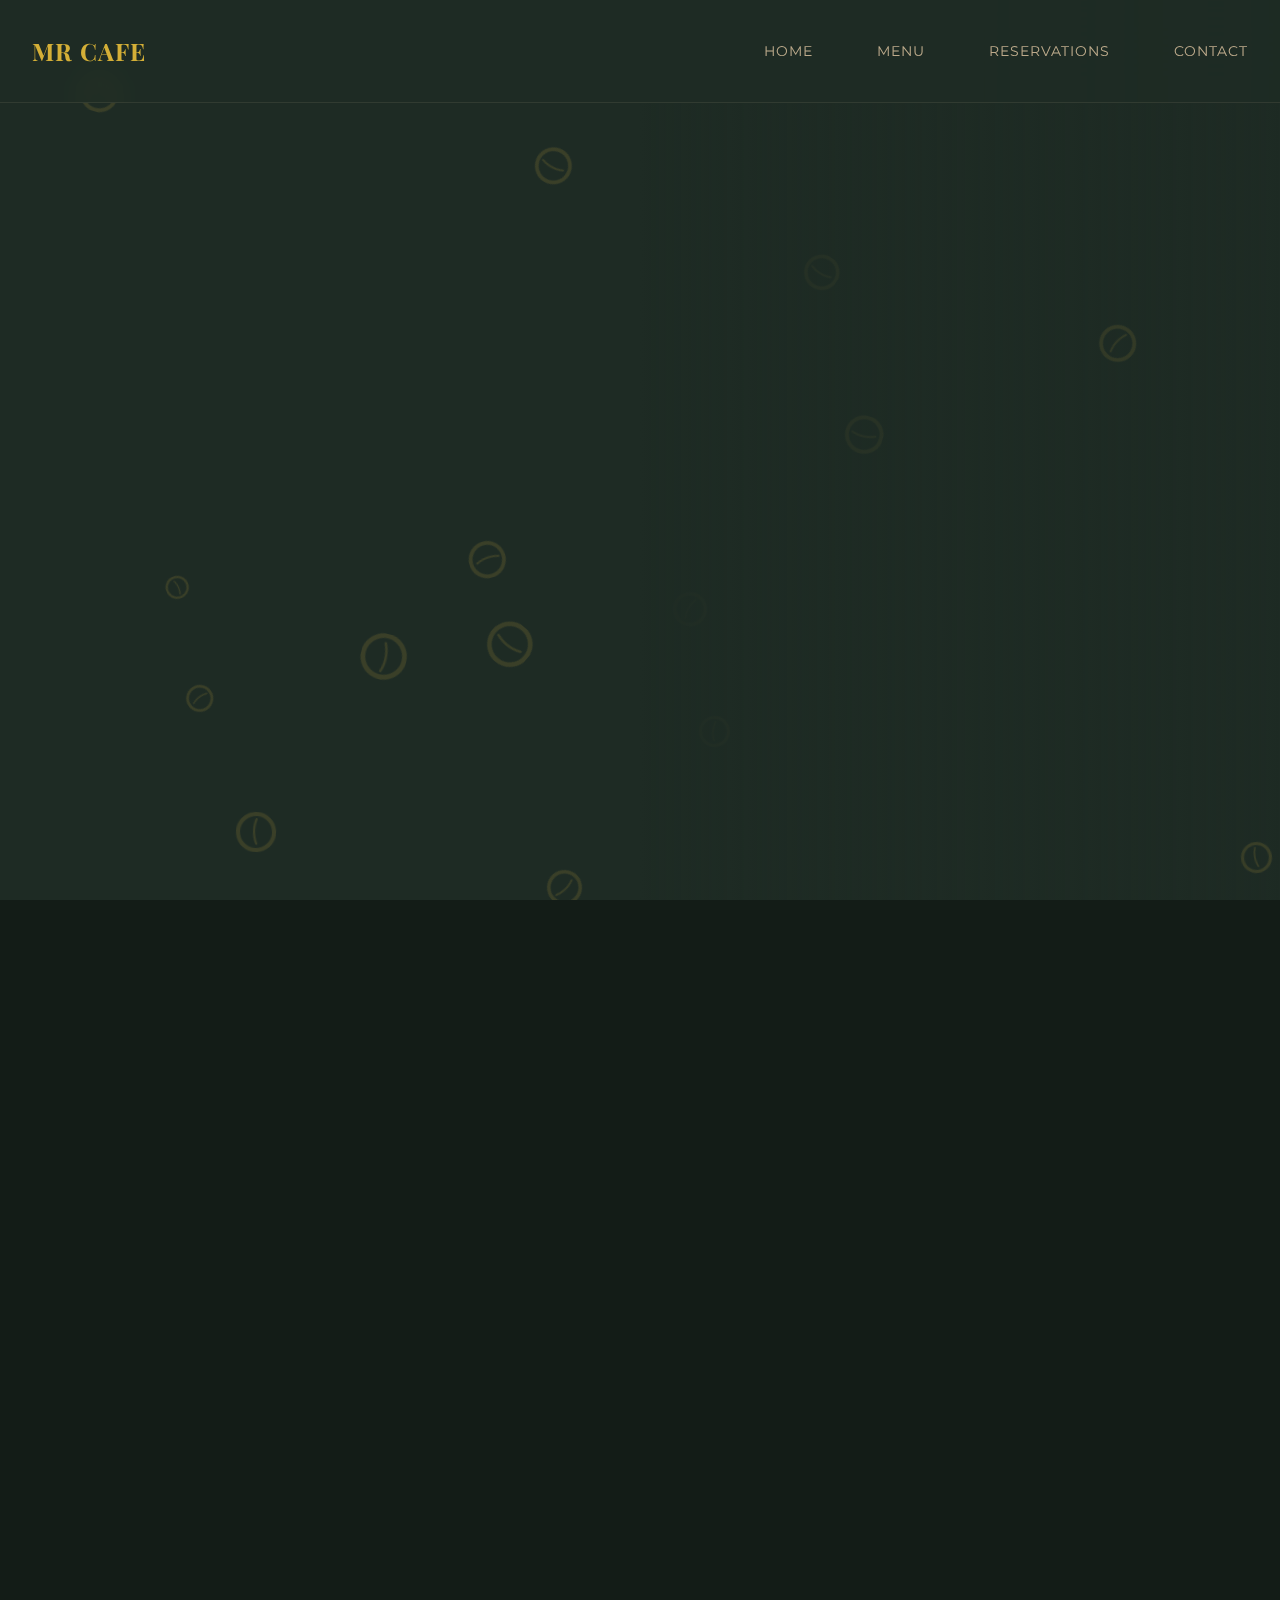
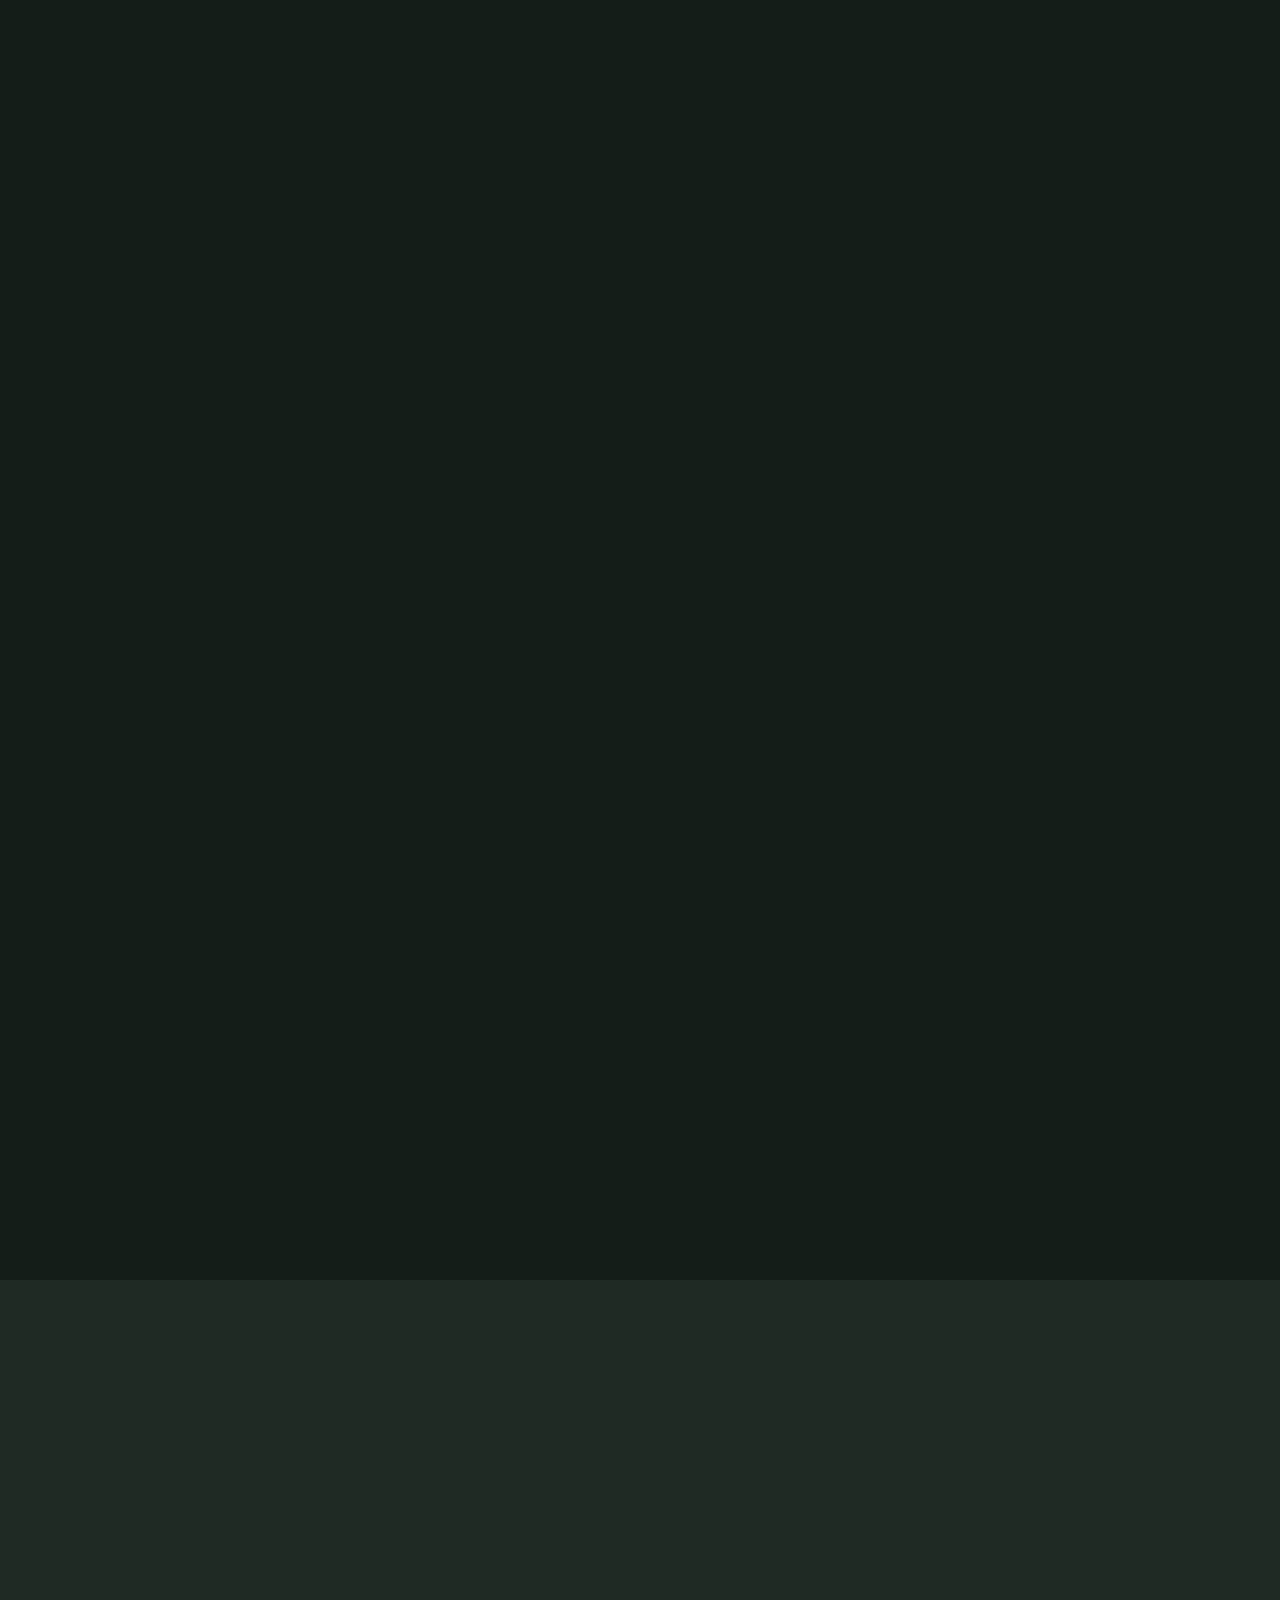
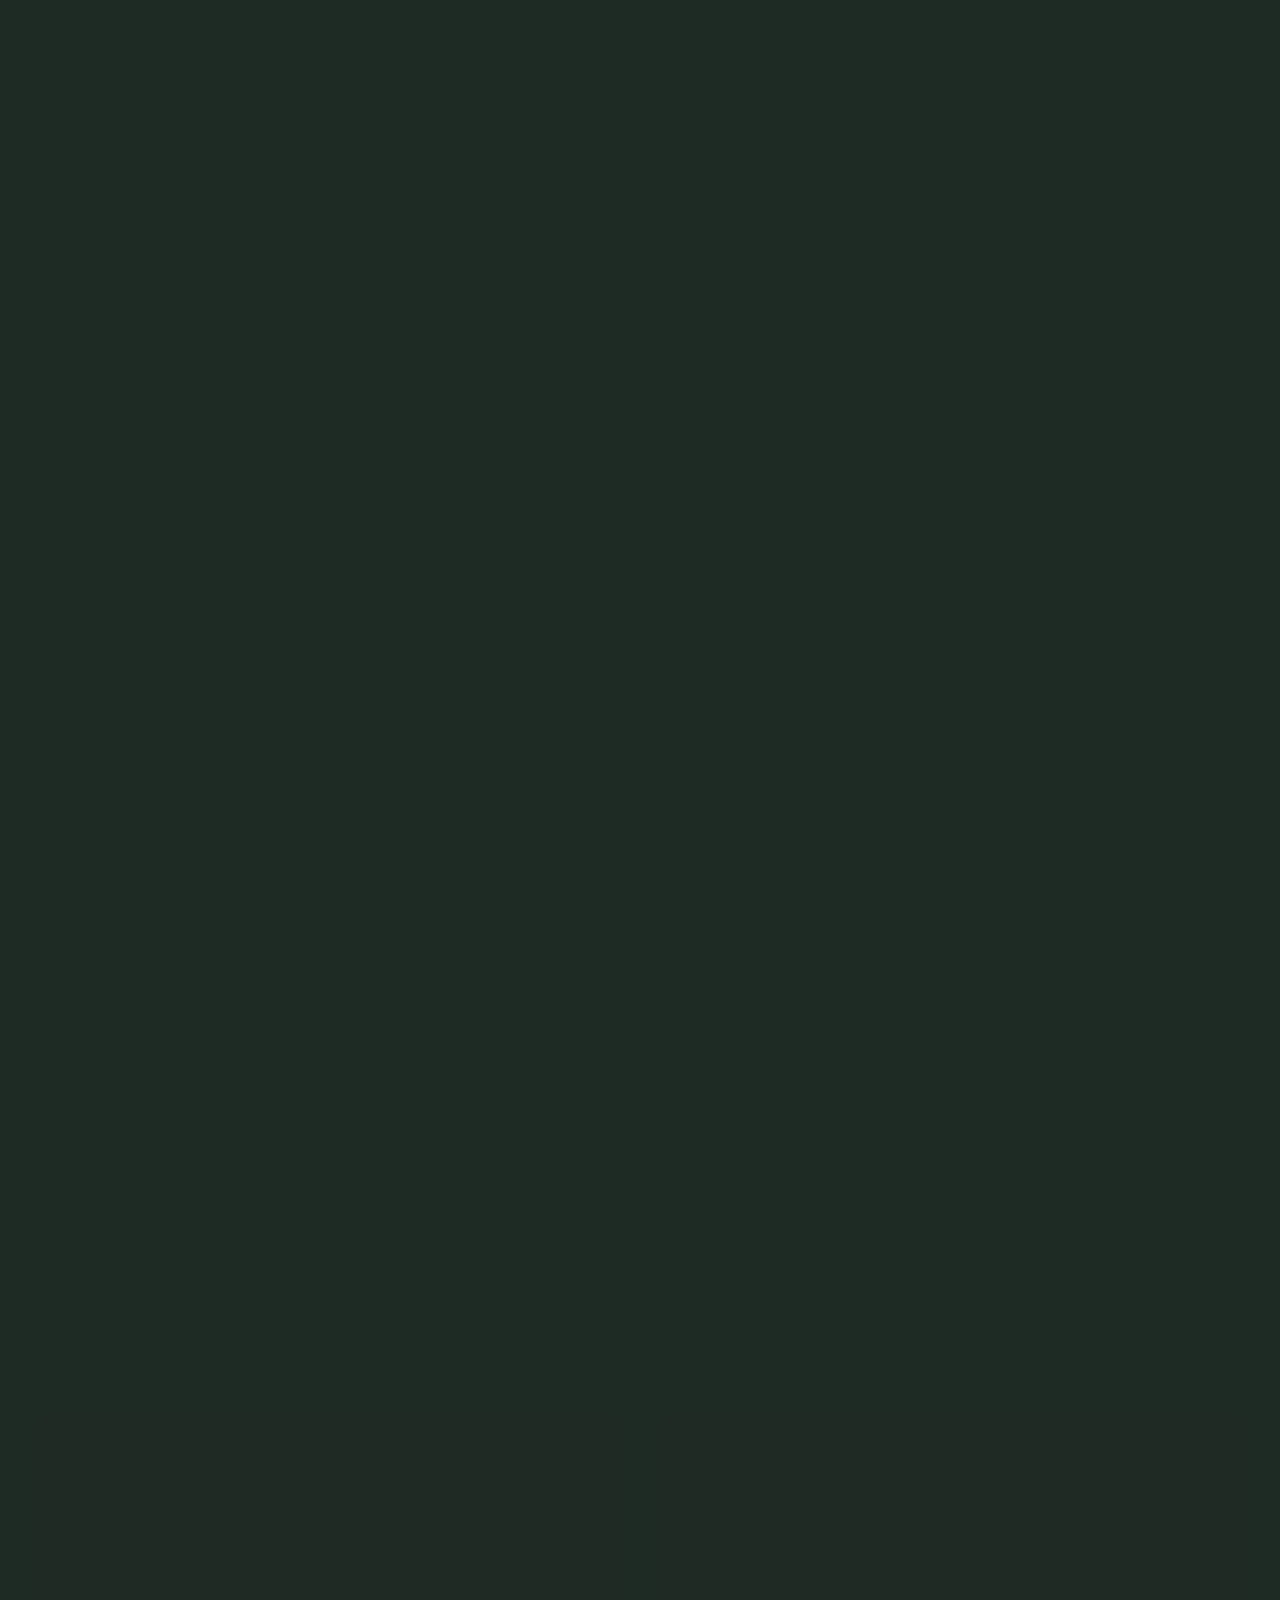
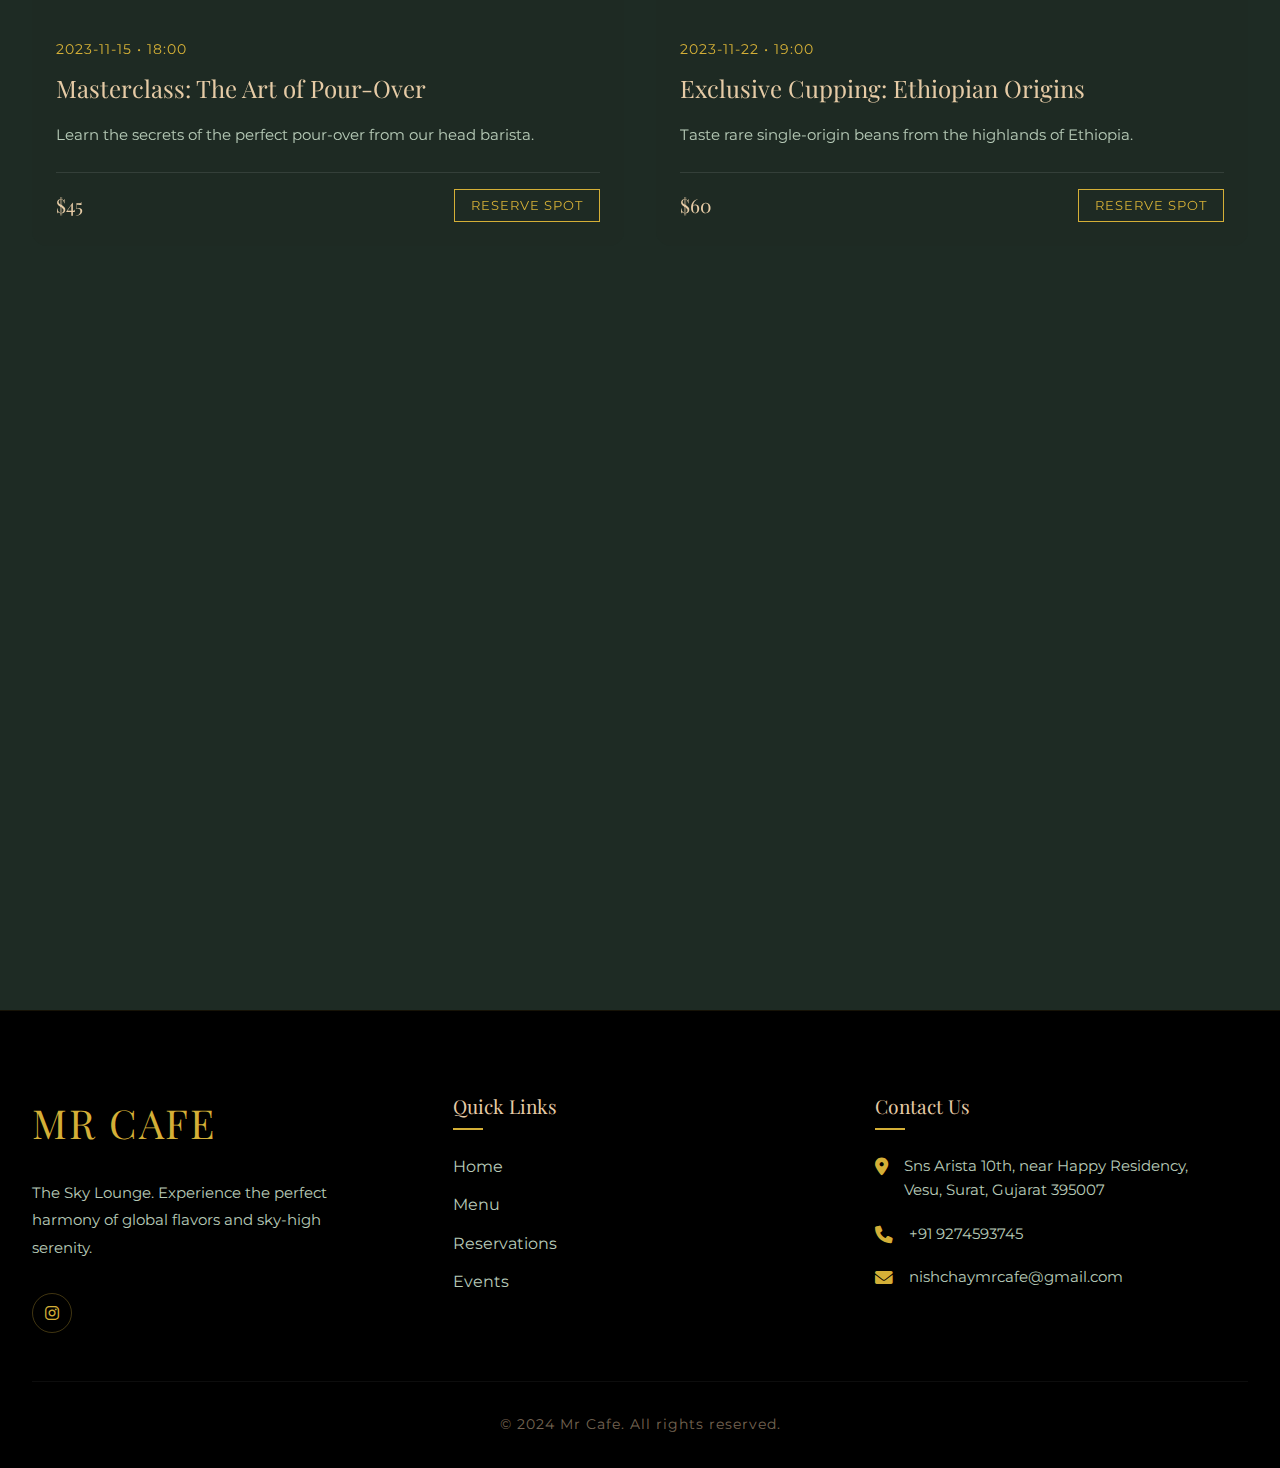
<file: index.html>
<!DOCTYPE html>
<html lang="en">

<head>
    <meta charset="UTF-8">
    <meta name="viewport" content="width=device-width, initial-scale=1.0">
    <title>Mr Cafe | The Sky Lounge</title>

    <!-- SEO Meta Tags -->
    <meta name="description"
        content="Experience Mr Cafe (The Sky Lounge), a premium multicuisine restaurant offering artisanal coffee, global flavors, and a sanctuary for the senses in Surat.">
    <meta name="keywords"
        content="Mr Cafe, The Sky Lounge, multicuisine restaurant, fine dining, Surat cafe, Vesu restaurant, premium dining, rooftop cafe">
    <meta name="author" content="Mr Cafe">

    <!-- Open Graph / Social Media -->
    <meta property="og:title" content="Mr Cafe | The Sky Lounge">
    <meta property="og:description"
        content="A sanctuary for the senses. Experience multicuisine dining in a luxurious sky lounge setting.">
    <meta property="og:image" content="media/cappuccicno.jpg">
    <meta property="og:url" content="https://mrcafe-skylounge.com">
    <meta property="og:type" content="website">

    <link rel="manifest" href="manifest.json">
    <link rel="stylesheet" href="css/style.css">
    <link rel="stylesheet" href="https://cdnjs.cloudflare.com/ajax/libs/font-awesome/6.0.0/css/all.min.css">
</head>

<body>

    <!-- Navigation -->
    <nav class="navbar">
        <div class="container nav-container">
            <a href="#" class="logo">MR CAFE</a>
            <div class="nav-links">
                <a href="#home" class="nav-link">Home</a>
                <a href="#menu" class="nav-link">Menu</a>
                <a href="#reservation" class="nav-link">Reservations</a>
                <a href="#contact" class="nav-link">Contact</a>
            </div>
        </div>
    </nav>

    <!-- Hero Section -->
    <section id="home" class="hero">
        <div class="hero-content container">
            <span class="hero-subtitle animate-fade-up delay-1">The Sky Lounge</span>
            <h1 class="hero-title animate-fade-up delay-2">
                Multicuisine <span class="text-gold">Restaurant</span>
            </h1>
            <p class="hero-desc animate-fade-up delay-3">
                Experience the perfect harmony of global flavors and sky-high serenity.
                A sanctuary for the senses in the heart of Vesu, Surat.
            </p>
            <a href="#reservation" class="btn btn-primary animate-fade-up delay-3">Reserve a Table</a>
        </div>
        <div class="hero-visual"></div>
    </section>

    <!-- Menu Section -->
    <section id="menu" class="section-padding menu-section">
        <div class="container">
            <div class="section-header text-center reveal-on-scroll">
                <span class="section-subtitle">Curated Selection</span>
                <h2 class="section-title">Signature Menu</h2>
                <p style="color: var(--color-text-muted); max-width: 600px; margin: 0 auto;">
                    Sourced from the finest ingredients, crafted with passion, and served with elegance.
                </p>
            </div>

            <div class="menu-grid" id="menu-container">
                <!-- Menu items will be injected here by JS -->
                <div class="menu-item reveal-on-scroll">
                    <div class="menu-item-header">
                        <h3 class="menu-item-name">Loading Menu...</h3>
                    </div>
                    <p class="menu-item-desc">Connecting to our kitchen...</p>
                </div>
            </div>
        </div>
    </section>

    <!-- Reservation Section -->
    <section id="reservation" class="section-padding reservation-section">
        <div class="reservation-overlay"></div>
        <div class="container">
            <div class="reservation-container reveal-on-scroll">
                <div class="section-header text-center">
                    <span class="section-subtitle">Join Us</span>
                    <h2 class="section-title">Book a Table</h2>
                </div>

                <form id="reservation-form">
                    <div class="form-row">
                        <div class="form-group">
                            <input type="text" class="form-control" name="name" placeholder="Your Name" required>
                        </div>
                        <div class="form-group">
                            <input type="email" class="form-control" name="email" placeholder="Email Address" required>
                        </div>
                    </div>
                    <div class="form-row">
                        <div class="form-group">
                            <input type="tel" class="form-control" name="phone" placeholder="Phone Number" required
                                pattern="[0-9+\-\s()]{10,}">
                        </div>
                        <div class="form-group">
                            <input type="number" class="form-control" name="guests" placeholder="Number of Guests"
                                min="1" max="10" required>
                        </div>
                    </div>
                    <div class="form-row">
                        <div class="form-group">
                            <input type="date" class="form-control" name="date" required>
                        </div>
                        <div class="form-group">
                            <input type="time" class="form-control" name="time" required>
                        </div>
                    </div>
                    <div class="text-center">
                        <button type="submit" class="btn btn-primary">Confirm Reservation</button>
                    </div>
                    <div id="form-status" class="text-center" style="margin-top: 20px; color: var(--color-gold);"></div>
                </form>
            </div>
        </div>
    </section>

    <!-- Gallery Section -->
    <section id="gallery" class="section-padding gallery-section">
        <div class="container">
            <div class="section-header text-center reveal-on-scroll">
                <span class="section-subtitle">Visual Journey</span>
                <h2 class="section-title">Culinary Moments</h2>
            </div>
            <div class="gallery-grid">
                <div class="gallery-item reveal-on-scroll" onclick="openLightbox(this)">
                    <img src="media/latte.jpg" alt="Latte Art">
                    <div class="gallery-overlay"><i class="fas fa-search-plus"></i></div>
                </div>
                <div class="gallery-item reveal-on-scroll" onclick="openLightbox(this)">
                    <img src="media/pasta.jpg" alt="Delicious Pasta">
                    <div class="gallery-overlay"><i class="fas fa-search-plus"></i></div>
                </div>
                <div class="gallery-item reveal-on-scroll" onclick="openLightbox(this)">
                    <img src="media/ravioli.jpg" alt="Gourmet Ravioli">
                    <div class="gallery-overlay"><i class="fas fa-search-plus"></i></div>
                </div>
                <div class="gallery-item reveal-on-scroll" onclick="openLightbox(this)">
                    <img src="media/burrito wrap.jpg" alt="Burrito Wrap">
                    <div class="gallery-overlay"><i class="fas fa-search-plus"></i></div>
                </div>
            </div>
        </div>
    </section>

    <!-- Reviews Section -->
    <section id="reviews" class="section-padding reviews-section">
        <div class="container">
            <div class="section-header text-center reveal-on-scroll">
                <span class="section-subtitle">Testimonials</span>
                <h2 class="section-title">Guest Stories</h2>
            </div>
            <div class="reviews-carousel-container reveal-on-scroll">
                <div class="reviews-track" id="reviews-track">
                    <div class="review-card">
                        <p class="review-text">"Loading stories..."</p>
                    </div>
                </div>
            </div>
        </div>
    </section>

    <!-- Curated Experiences (Events) -->
    <section id="events" class="section-padding" style="background-color: var(--color-bg-dark);">
        <div class="container">
            <div class="section-header text-center reveal-on-scroll">
                <span class="section-subtitle">Exclusive Gatherings</span>
                <h2 class="section-title">Curated Experiences</h2>
            </div>
            <div id="events-grid" class="events-grid">
                <div class="loading-spinner"></div>
            </div>
        </div>
    </section>

    <!-- The Reserve Society (VIP Club) -->
    <section id="vip" class="section-padding vip-section reveal-on-scroll">
        <div class="container vip-container">
            <div class="vip-content">
                <h2 class="vip-title">Mr Cafe Club</h2>
                <p class="vip-text">Unlock exclusive access to private events, priority reservations, and special
                    tastings.
                    Membership is complimentary, but limited.</p>
                <form id="vip-form" class="vip-form">
                    <input type="text" placeholder="Your Name" required class="vip-input">
                    <input type="email" placeholder="Email Address" required class="vip-input">
                    <button type="submit" class="btn-gold">Request Invitation</button>
                </form>
            </div>
        </div>
    </section>

    <!-- Lightbox Modal -->
    <div id="lightbox" class="lightbox">
        <span class="close-lightbox" onclick="closeLightbox()">&times;</span>
        <img class="lightbox-content" id="lightbox-img">
    </div>

    <!-- Footer -->
    <footer id="contact" class="footer">
        <div class="container">
            <div class="footer-grid">
                <!-- Brand Column -->
                <div class="footer-col">
                    <div class="footer-logo">MR CAFE</div>
                    <p class="footer-desc">The Sky Lounge. Experience the perfect harmony of global flavors and
                        sky-high serenity.</p>
                    <div class="social-links">
                        <a href="https://www.instagram.com/mrcafeskylounge/?hl=en" target="_blank"
                            class="social-link"><i class="fab fa-instagram"></i></a>
                    </div>
                </div>

                <!-- Quick Links -->
                <div class="footer-col">
                    <h4 class="footer-heading">Quick Links</h4>
                    <ul class="footer-links">
                        <li><a href="#home">Home</a></li>
                        <li><a href="#menu">Menu</a></li>
                        <li><a href="#reservation">Reservations</a></li>
                        <li><a href="#events">Events</a></li>
                    </ul>
                </div>

                <!-- Contact Info -->
                <div class="footer-col">
                    <h4 class="footer-heading">Contact Us</h4>
                    <ul class="footer-contact">
                        <li>
                            <i class="fas fa-map-marker-alt"></i>
                            <span>Sns Arista 10th, near Happy Residency,<br>Vesu, Surat, Gujarat 395007</span>
                        </li>
                        <li>
                            <i class="fas fa-phone"></i>
                            <span>+91 9274593745</span>
                        </li>
                        <li>
                            <i class="fas fa-envelope"></i>
                            <span>nishchaymrcafe@gmail.com</span>
                        </li>
                    </ul>
                </div>
            </div>

            <div class="footer-bottom">
                <div class="copyright">
                    &copy; 2024 Mr Cafe. All rights reserved.
                </div>
            </div>
        </div>
    </footer>

    <!-- Configuration (must load first) -->
    <script src="js/config.js"></script>
    <script src="js/api.js"></script>
    <script src="js/app.js"></script>

    <script>
        if ('serviceWorker' in navigator) {
            window.addEventListener('load', () => {
                navigator.serviceWorker.register('./service-worker.js')
                    .then(registration => {
                        console.log('ServiceWorker registration successful with scope: ', registration.scope);
                    })
                    .catch(err => {
                        console.log('ServiceWorker registration failed: ', err);
                    });
            });
        }
    </script>
</body>

</html>
</file>
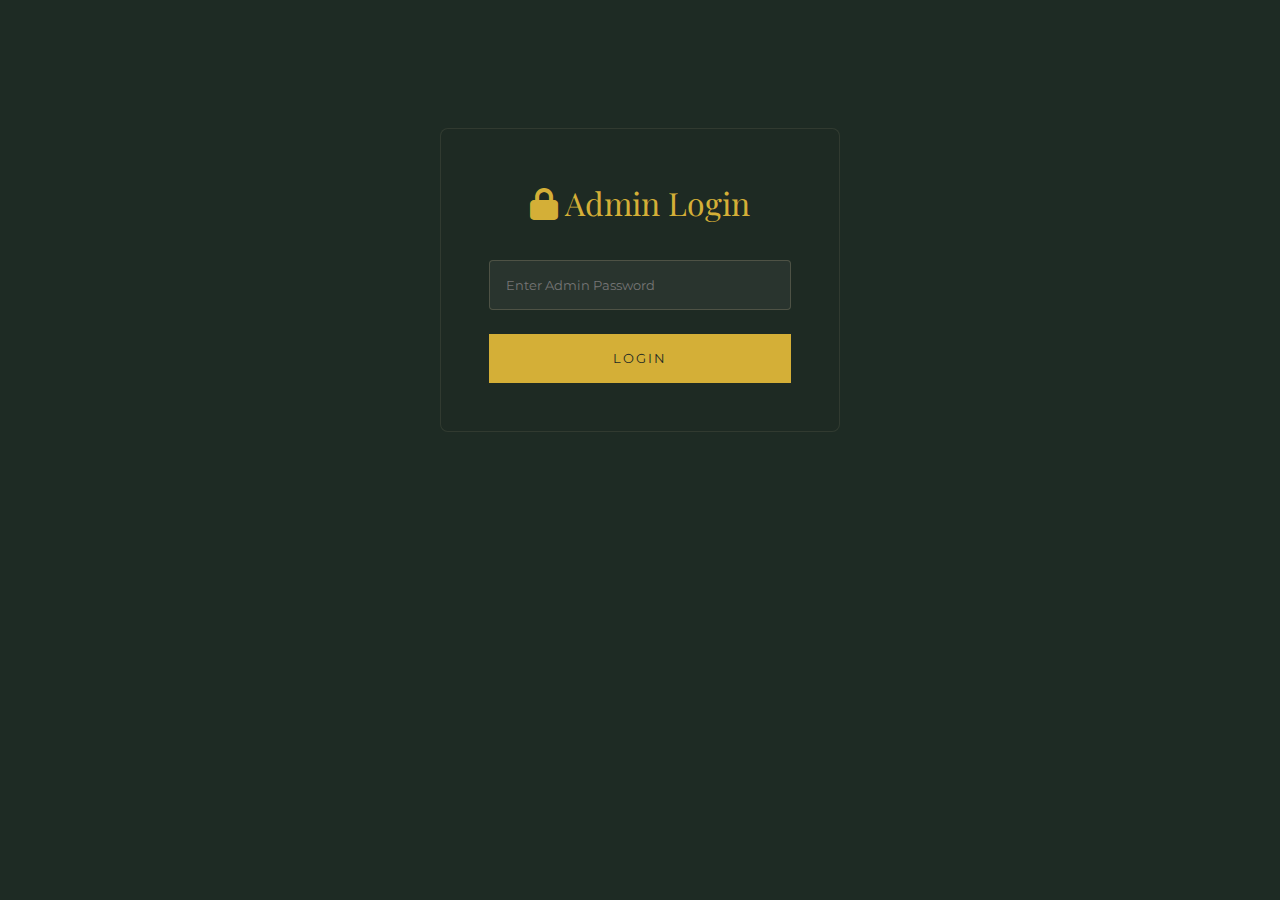
<file: admin.html>
<!DOCTYPE html>
<html lang="en">

<head>
    <meta charset="UTF-8">
    <meta name="viewport" content="width=device-width, initial-scale=1.0">
    <title>Admin Panel | Mr Cafe</title>

    <link rel="stylesheet" href="css/style.css">
    <link rel="stylesheet" href="https://cdnjs.cloudflare.com/ajax/libs/font-awesome/6.0.0/css/all.min.css">

    <style>
        /* Admin-specific styles */
        .admin-container {
            min-height: 100vh;
            padding: 2rem;
            background-color: var(--color-bg-darker);
        }

        .admin-header {
            background: var(--glass-bg);
            border: var(--glass-border);
            padding: 2rem;
            margin-bottom: 2rem;
            border-radius: 8px;
            display: flex;
            justify-content: space-between;
            align-items: center;
        }

        .admin-header h1 {
            color: var(--color-gold);
            font-size: 2rem;
        }

        .admin-section {
            background: var(--glass-bg);
            border: var(--glass-border);
            padding: 2rem;
            margin-bottom: 2rem;
            border-radius: 8px;
        }

        .admin-section h2 {
            color: var(--color-gold);
            margin-bottom: 1.5rem;
            font-size: 1.5rem;
            border-bottom: 2px solid var(--color-gold);
            padding-bottom: 0.5rem;
        }

        .login-container {
            max-width: 400px;
            margin: 10% auto;
            background: var(--glass-bg);
            border: var(--glass-border);
            padding: 3rem;
            border-radius: 8px;
        }

        .login-container h1 {
            color: var(--color-gold);
            text-align: center;
            margin-bottom: 2rem;
        }

        .login-input {
            width: 100%;
            padding: 1rem;
            background: rgba(255, 255, 255, 0.05);
            border: 1px solid rgba(230, 203, 166, 0.2);
            color: var(--color-text-cream);
            font-family: var(--font-body);
            margin-bottom: 1.5rem;
            border-radius: 4px;
        }

        .login-input:focus {
            outline: none;
            border-color: var(--color-gold);
            background: rgba(255, 255, 255, 0.1);
        }

        .admin-table {
            width: 100%;
            border-collapse: collapse;
            margin-top: 1rem;
        }

        .admin-table th,
        .admin-table td {
            padding: 12px;
            text-align: left;
            border-bottom: 1px solid rgba(255, 255, 255, 0.1);
        }

        .admin-table th {
            color: var(--color-gold);
            text-transform: uppercase;
            font-size: 0.8rem;
            font-weight: 600;
        }

        .admin-table tr:hover {
            background-color: rgba(255, 255, 255, 0.05);
        }

        .event-item {
            background: rgba(255, 255, 255, 0.05);
            padding: 1.5rem;
            margin-bottom: 1rem;
            border-radius: 8px;
            border: 1px solid rgba(230, 203, 166, 0.2);
            display: flex;
            justify-content: space-between;
            align-items: center;
        }

        .event-info h3 {
            color: var(--color-text-cream);
            margin-bottom: 0.5rem;
        }

        .event-info p {
            color: var(--color-text-muted);
            font-size: 0.9rem;
        }

        .btn-delete {
            background: #dc3545;
            color: white;
            border: none;
            padding: 0.5rem 1.5rem;
            border-radius: 4px;
            cursor: pointer;
            transition: all 0.3s;
        }

        .btn-delete:hover {
            background: #c82333;
            transform: translateY(-2px);
        }

        .btn-refresh {
            background: transparent;
            border: 1px solid var(--color-gold);
            color: var(--color-gold);
            padding: 0.5rem 1.5rem;
            border-radius: 4px;
            cursor: pointer;
            transition: all 0.3s;
        }

        .btn-refresh:hover {
            background: var(--color-gold);
            color: var(--color-bg-dark);
        }

        .event-form {
            display: grid;
            gap: 1rem;
            margin-top: 1rem;
        }

        .form-input {
            padding: 1rem;
            background: rgba(255, 255, 255, 0.05);
            border: 1px solid rgba(230, 203, 166, 0.2);
            color: var(--color-text-cream);
            font-family: var(--font-body);
            border-radius: 4px;
        }

        .form-input:focus {
            outline: none;
            border-color: var(--color-gold);
        }

        .notification {
            padding: 1rem;
            margin-bottom: 1rem;
            border-radius: 4px;
            display: none;
        }

        .notification.success {
            background: rgba(40, 167, 69, 0.2);
            border: 1px solid #28a745;
            color: #28a745;
        }

        .notification.error {
            background: rgba(220, 53, 69, 0.2);
            border: 1px solid #dc3545;
            color: #dc3545;
        }

        .stats-grid {
            display: grid;
            grid-template-columns: repeat(auto-fit, minmax(200px, 1fr));
            gap: 1.5rem;
            margin-bottom: 2rem;
        }

        .stat-card {
            background: rgba(212, 175, 55, 0.1);
            border: 1px solid var(--color-gold);
            padding: 1.5rem;
            border-radius: 8px;
            text-align: center;
        }

        .stat-card h3 {
            color: var(--color-gold);
            font-size: 2rem;
            margin-bottom: 0.5rem;
        }

        .stat-card p {
            color: var(--color-text-muted);
            font-size: 0.9rem;
        }
    </style>
</head>

<body>
    <!-- Login Screen -->
    <div id="login-screen" class="login-container">
        <h1><i class="fas fa-lock"></i> Admin Login</h1>
        <input type="password" id="admin-password" class="login-input" placeholder="Enter Admin Password">
        <button onclick="handleLogin()" class="btn btn-primary" style="width: 100%;">Login</button>
        <div id="login-error" class="notification error" style="margin-top: 1rem;"></div>
    </div>

    <!-- Admin Dashboard -->
    <div id="admin-dashboard" class="admin-container" style="display: none;">
        <!-- Header -->
        <div class="admin-header">
            <div>
                <h1><i class="fas fa-coffee"></i> Mr Cafe Admin Panel</h1>
                <p style="color: var(--color-text-muted); margin-top: 0.5rem;">Manage reservations and events</p>
            </div>
            <button onclick="handleLogout()" class="btn btn-primary">
                <i class="fas fa-sign-out-alt"></i> Logout
            </button>
        </div>

        <!-- Notifications -->
        <div id="notification" class="notification"></div>

        <!-- Statistics -->
        <div class="stats-grid">
            <div class="stat-card">
                <h3 id="total-reservations">0</h3>
                <p>Total Reservations</p>
            </div>
            <div class="stat-card">
                <h3 id="total-events">0</h3>
                <p>Active Events</p>
            </div>
            <div class="stat-card">
                <h3 id="today-reservations">0</h3>
                <p>Today's Reservations</p>
            </div>
        </div>

        <!-- Reservations Section -->
        <div class="admin-section">
            <div style="display: flex; justify-content: space-between; align-items: center;">
                <h2><i class="fas fa-calendar-check"></i> Reservations</h2>
                <button onclick="refreshReservations()" class="btn-refresh">
                    <i class="fas fa-sync-alt"></i> Refresh
                </button>
            </div>
            <div style="overflow-x: auto;">
                <table class="admin-table">
                    <thead>
                        <tr>
                            <th>Date</th>
                            <th>Time</th>
                            <th>Name</th>
                            <th>Email</th>
                            <th>Phone</th>
                            <th>Guests</th>
                        </tr>
                    </thead>
                    <tbody id="reservations-tbody">
                        <tr>
                            <td colspan="6" style="text-align: center; padding: 2rem; color: var(--color-text-muted);">
                                Loading reservations...
                            </td>
                        </tr>
                    </tbody>
                </table>
            </div>
        </div>

        <!-- Event Management Section -->
        <div class="admin-section">
            <h2><i class="fas fa-calendar-alt"></i> Event Management</h2>

            <!-- Create Event Form -->
            <div
                style="background: rgba(255, 255, 255, 0.03); padding: 1.5rem; border-radius: 8px; margin-bottom: 2rem;">
                <h3 style="color: var(--color-text-cream); margin-bottom: 1rem;">Create New Event</h3>
                <form id="create-event-form" class="event-form">
                    <input type="text" name="title" class="form-input" placeholder="Event Title" required>
                    <input type="date" name="date" class="form-input" required>
                    <textarea name="description" class="form-input" placeholder="Event Description" rows="3"
                        required></textarea>
                    <input type="number" name="price" class="form-input" placeholder="Price (₹)" step="0.01" required>
                    <input type="url" name="image" class="form-input" placeholder="Image URL">
                    <button type="submit" class="btn btn-primary">
                        <i class="fas fa-plus"></i> Create Event
                    </button>
                </form>
            </div>

            <!-- Events List -->
            <h3 style="color: var(--color-text-cream); margin-bottom: 1rem;">Current Events</h3>
            <div id="events-list">
                <p style="text-align: center; padding: 2rem; color: var(--color-text-muted);">
                    Loading events...
                </p>
            </div>
        </div>
    </div>

    <!-- Scripts -->
    <script src="js/config.js"></script>
    <script src="js/api.js"></script>
    <script src="js/admin.js"></script>
</body>

</html>
</file>
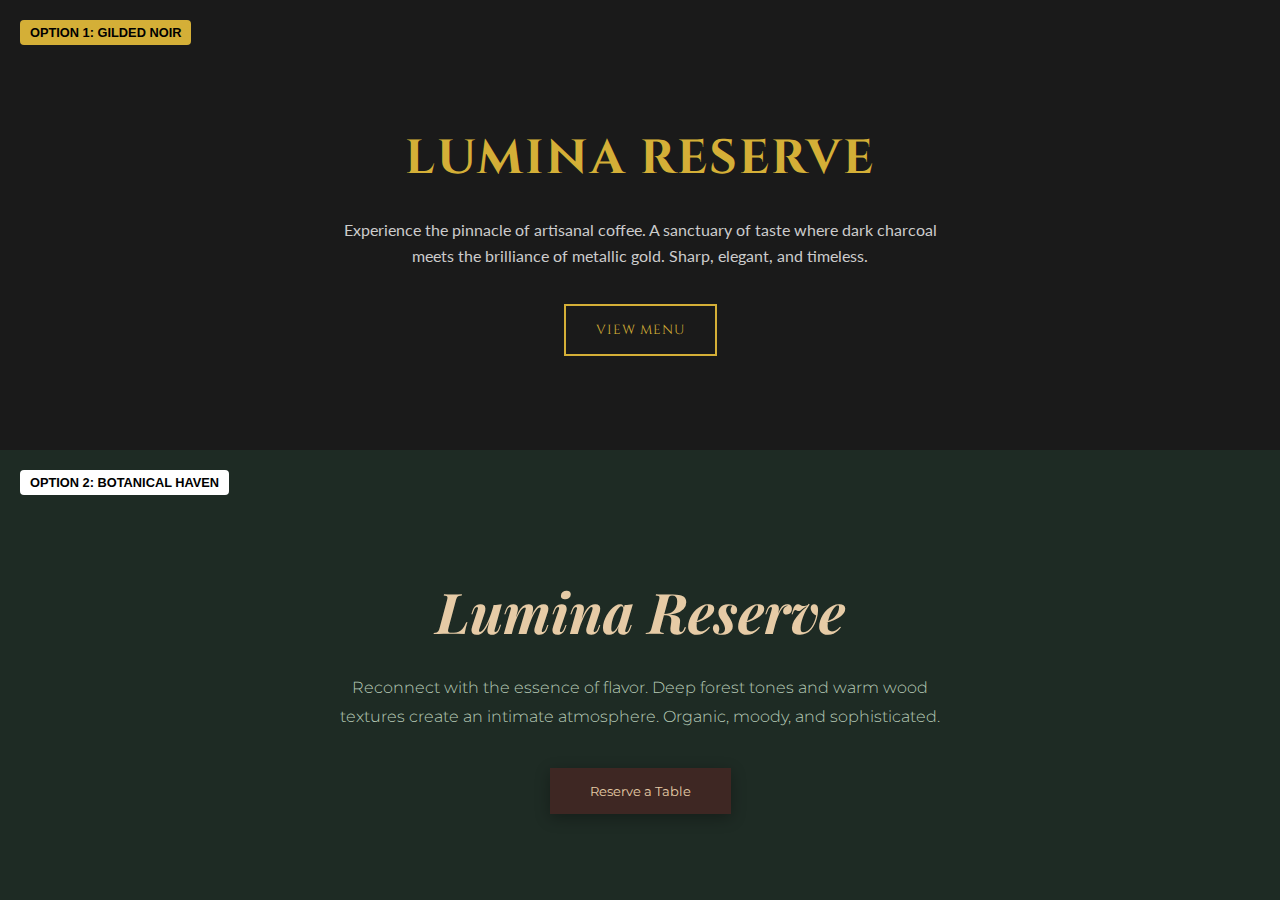
<file: design_preview.html>
<!DOCTYPE html>
<html lang="en">
<head>
    <meta charset="UTF-8">
    <meta name="viewport" content="width=device-width, initial-scale=1.0">
    <title>Cafe Design Options</title>
    <style>
        @import url('https://fonts.googleapis.com/css2?family=Cinzel:wght@400;700&family=Lato:wght@300;400&family=Playfair+Display:ital,wght@0,400;0,700;1,400&family=Montserrat:wght@300;400;600&display=swap');

        body {
            font-family: sans-serif;
            margin: 0;
            padding: 0;
            display: flex;
            flex-direction: column;
            height: 100vh;
        }

        .option-container {
            flex: 1;
            padding: 40px;
            display: flex;
            flex-direction: column;
            justify-content: center;
            align-items: center;
            text-align: center;
            transition: all 0.3s ease;
        }

        /* Option 1: Dark & Gold */
        .option-1 {
            background-color: #1a1a1a; /* Dark Charcoal */
            color: #f5f5f5;
        }
        
        .option-1 h1 {
            font-family: 'Cinzel', serif;
            color: #D4AF37; /* Metallic Gold */
            font-size: 3rem;
            margin-bottom: 10px;
            text-transform: uppercase;
            letter-spacing: 2px;
        }

        .option-1 p {
            font-family: 'Lato', sans-serif;
            color: #ccc;
            max-width: 600px;
            line-height: 1.6;
        }

        .option-1 .btn {
            margin-top: 20px;
            padding: 15px 30px;
            background: transparent;
            border: 2px solid #D4AF37;
            color: #D4AF37;
            font-family: 'Cinzel', serif;
            cursor: pointer;
            text-transform: uppercase;
            letter-spacing: 1px;
        }

        /* Option 2: Moody & Textured */
        .option-2 {
            background-color: #1e2b24; /* Deep Forest Green */
            color: #e0e0e0;
            position: relative;
        }

        .option-2 h1 {
            font-family: 'Playfair Display', serif;
            color: #e6cba6; /* Creamy Beige */
            font-size: 3.5rem;
            font-style: italic;
            margin-bottom: 10px;
        }

        .option-2 p {
            font-family: 'Montserrat', sans-serif;
            color: #b8cbb8;
            max-width: 600px;
            line-height: 1.8;
            font-weight: 300;
        }

        .option-2 .btn {
            margin-top: 20px;
            padding: 15px 40px;
            background: #3e2723; /* Dark Wood tone */
            border: none;
            color: #e6cba6;
            font-family: 'Montserrat', sans-serif;
            cursor: pointer;
            box-shadow: 0 4px 15px rgba(0,0,0,0.3);
        }

        .label {
            position: absolute;
            top: 20px;
            left: 20px;
            background: white;
            color: black;
            padding: 5px 10px;
            font-weight: bold;
            border-radius: 4px;
            font-size: 0.8rem;
        }
    </style>
</head>
<body>

    <div class="option-container option-1">
        <div class="label" style="background: #D4AF37; color: #000;">OPTION 1: GILDED NOIR</div>
        <h1>Lumina Reserve</h1>
        <p>Experience the pinnacle of artisanal coffee. A sanctuary of taste where dark charcoal meets the brilliance of metallic gold. Sharp, elegant, and timeless.</p>
        <button class="btn">View Menu</button>
    </div>

    <div class="option-container option-2">
        <div class="label">OPTION 2: BOTANICAL HAVEN</div>
        <h1>Lumina Reserve</h1>
        <p>Reconnect with the essence of flavor. Deep forest tones and warm wood textures create an intimate atmosphere. Organic, moody, and sophisticated.</p>
        <button class="btn">Reserve a Table</button>
    </div>

</body>
</html>
</file>
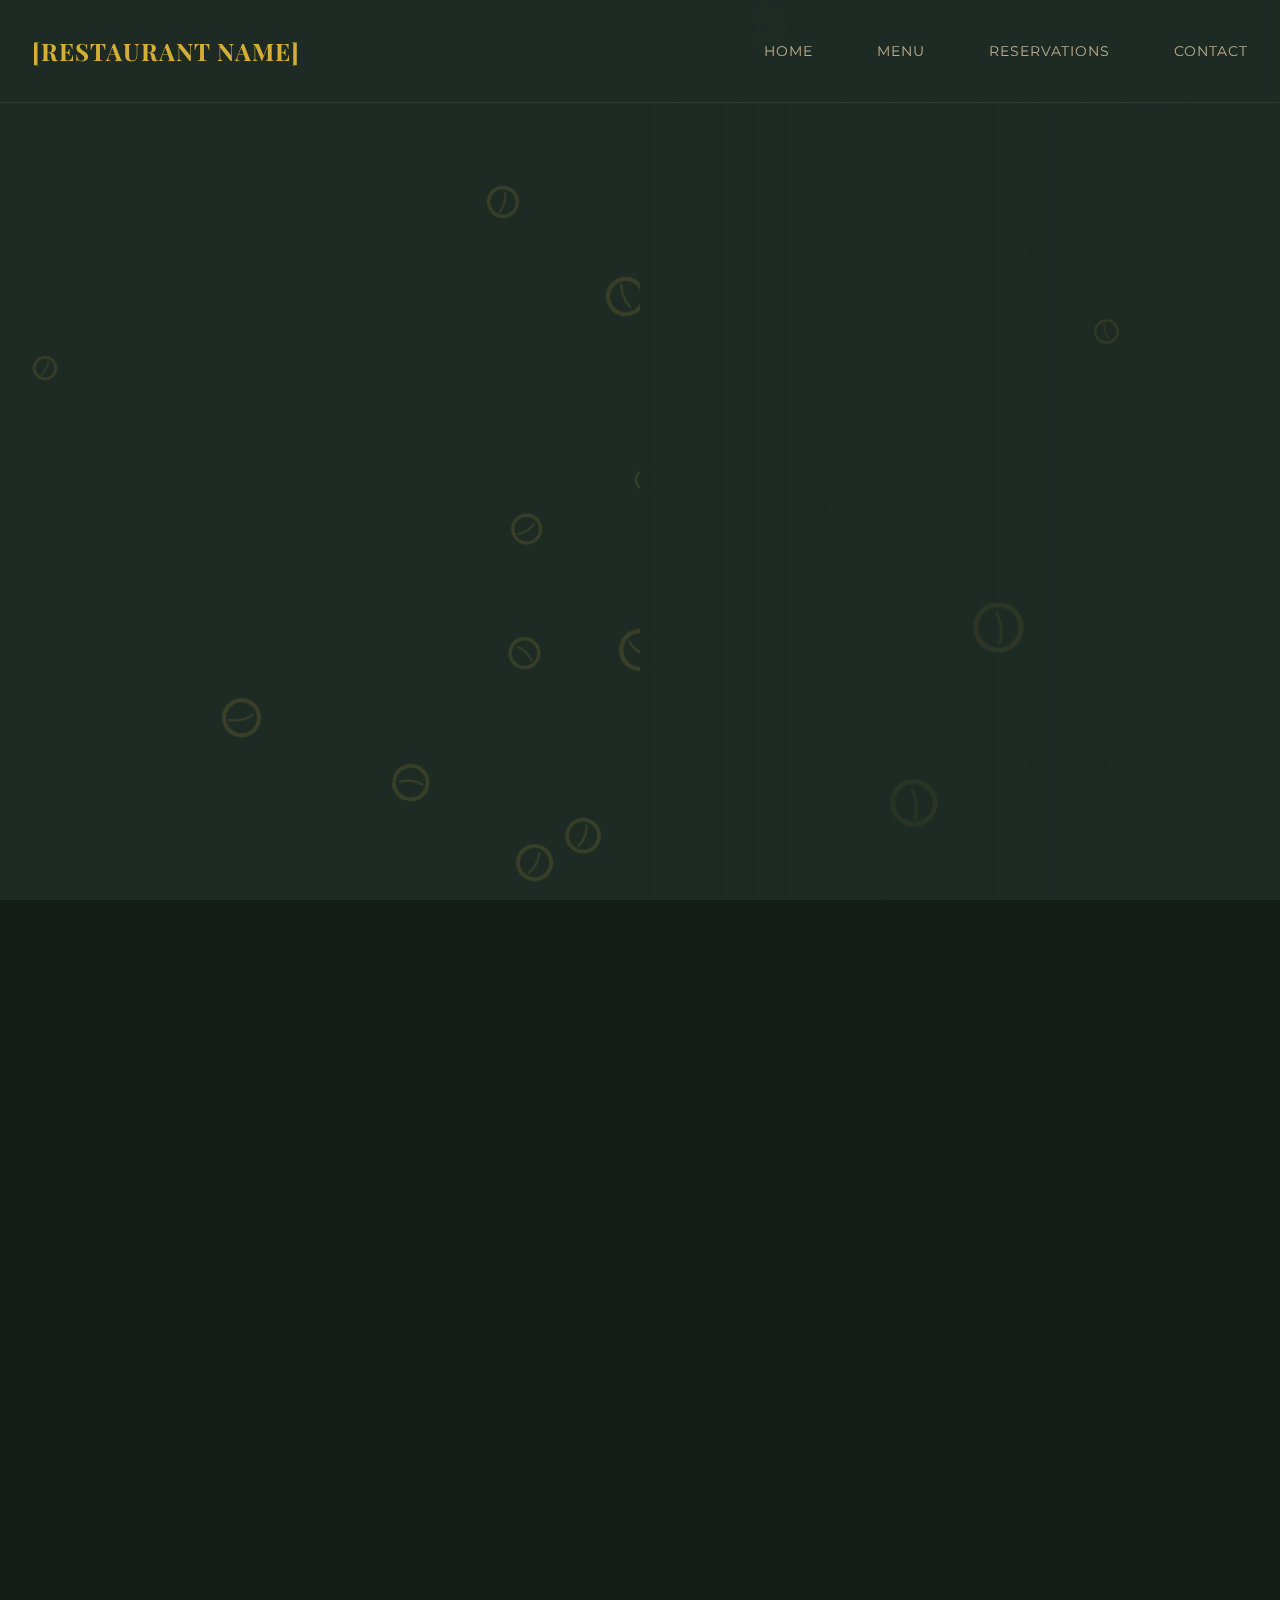
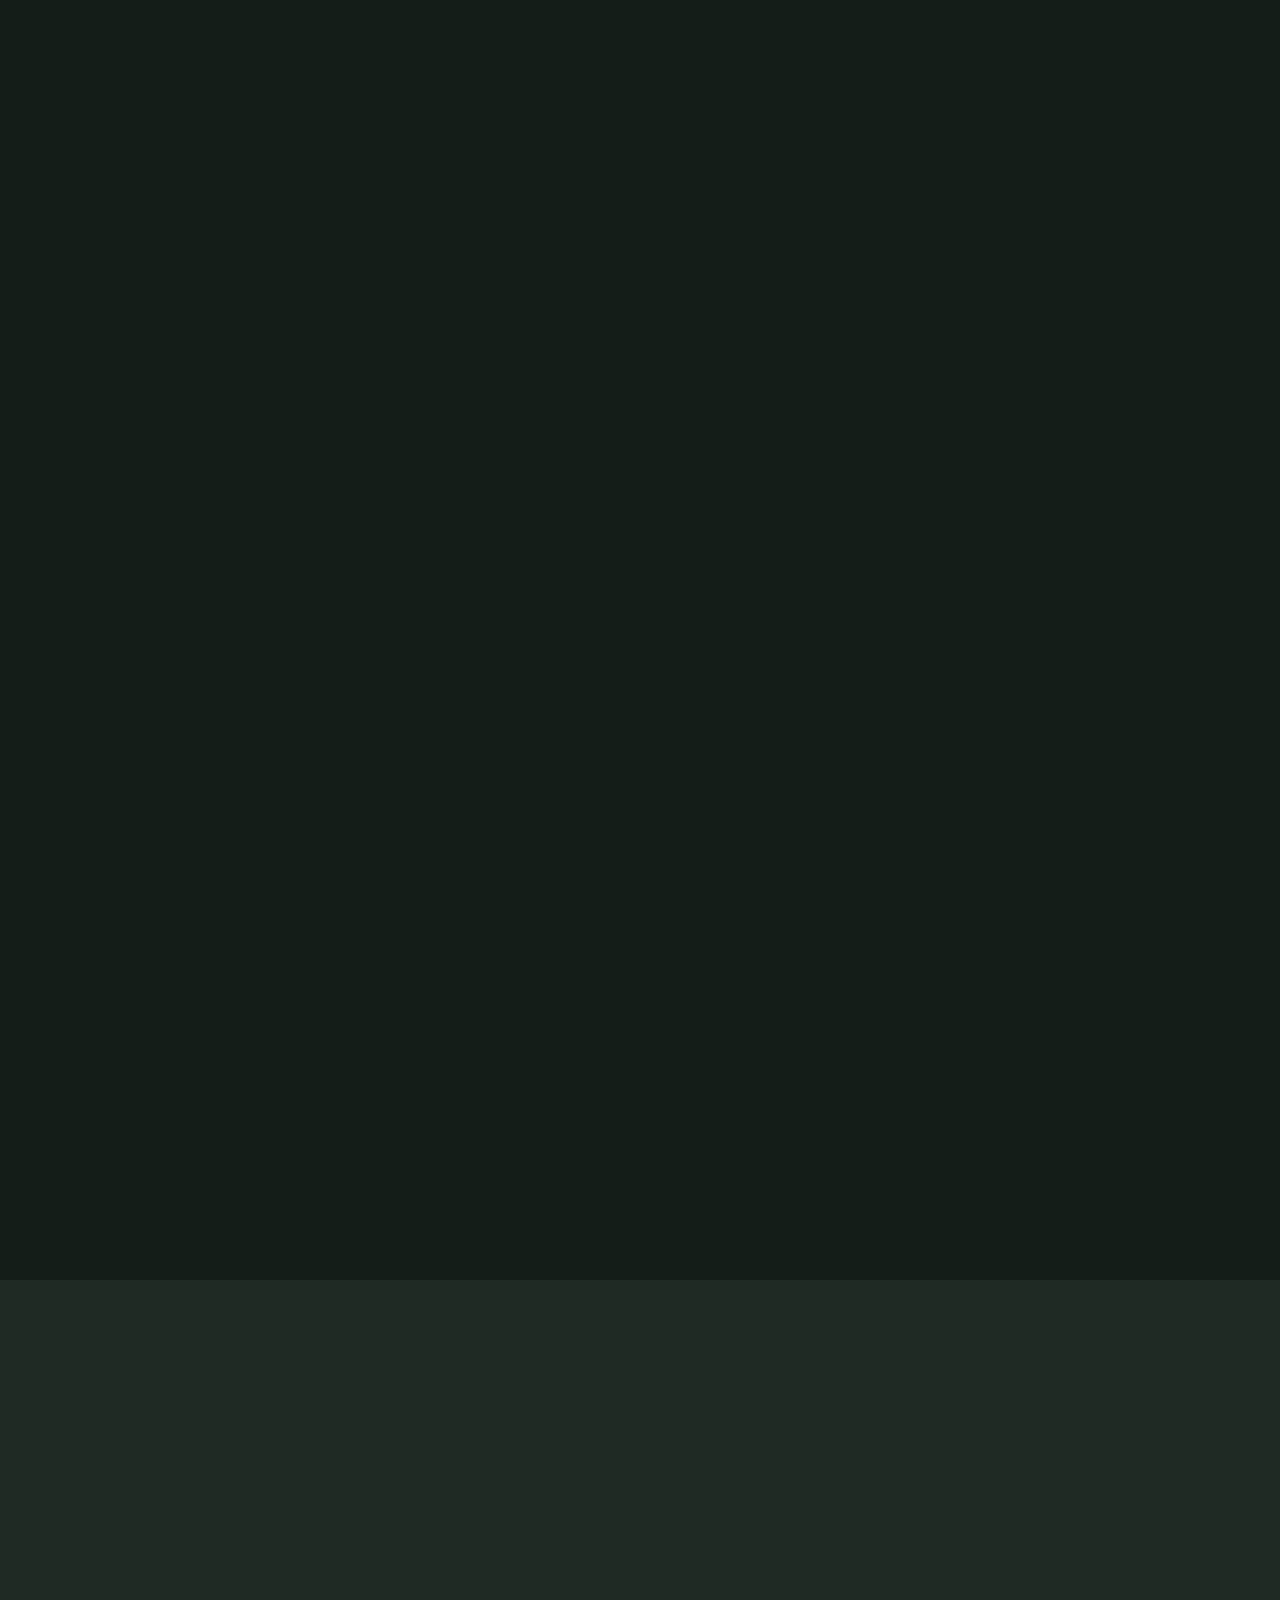
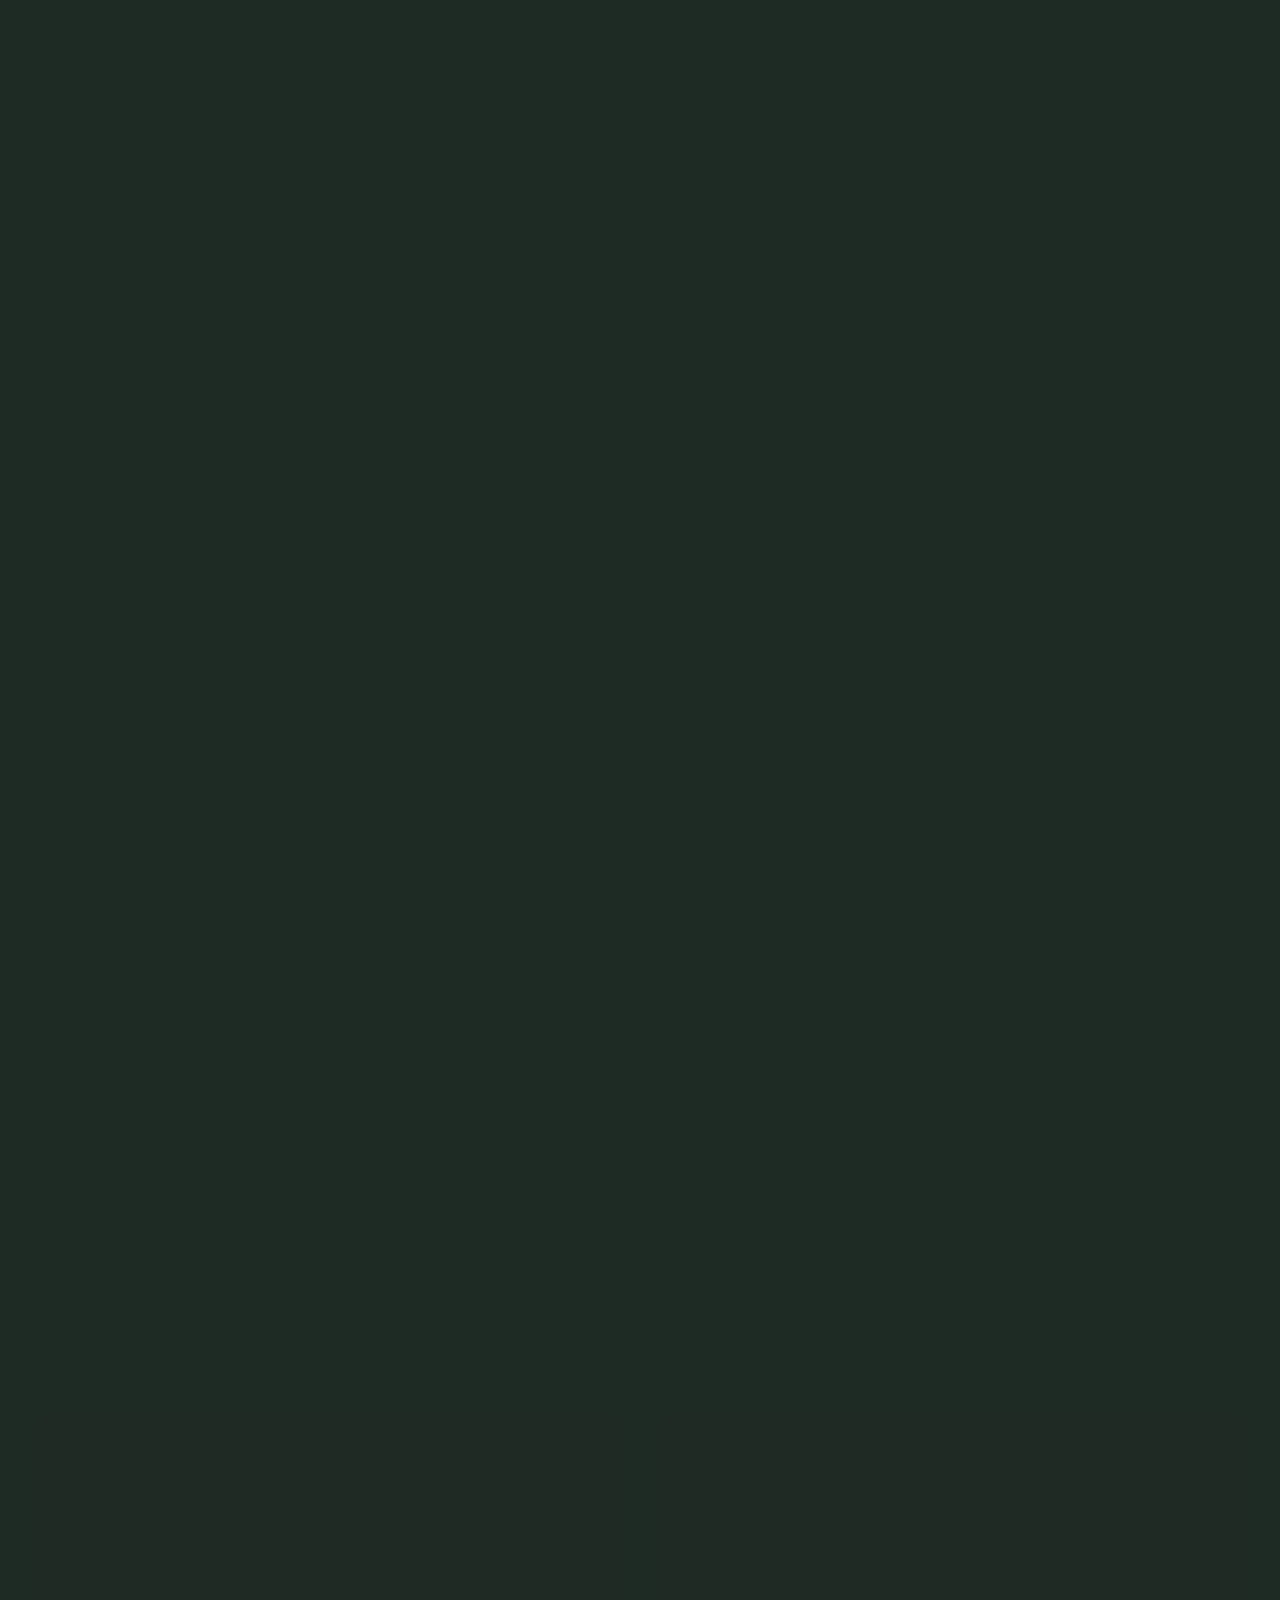
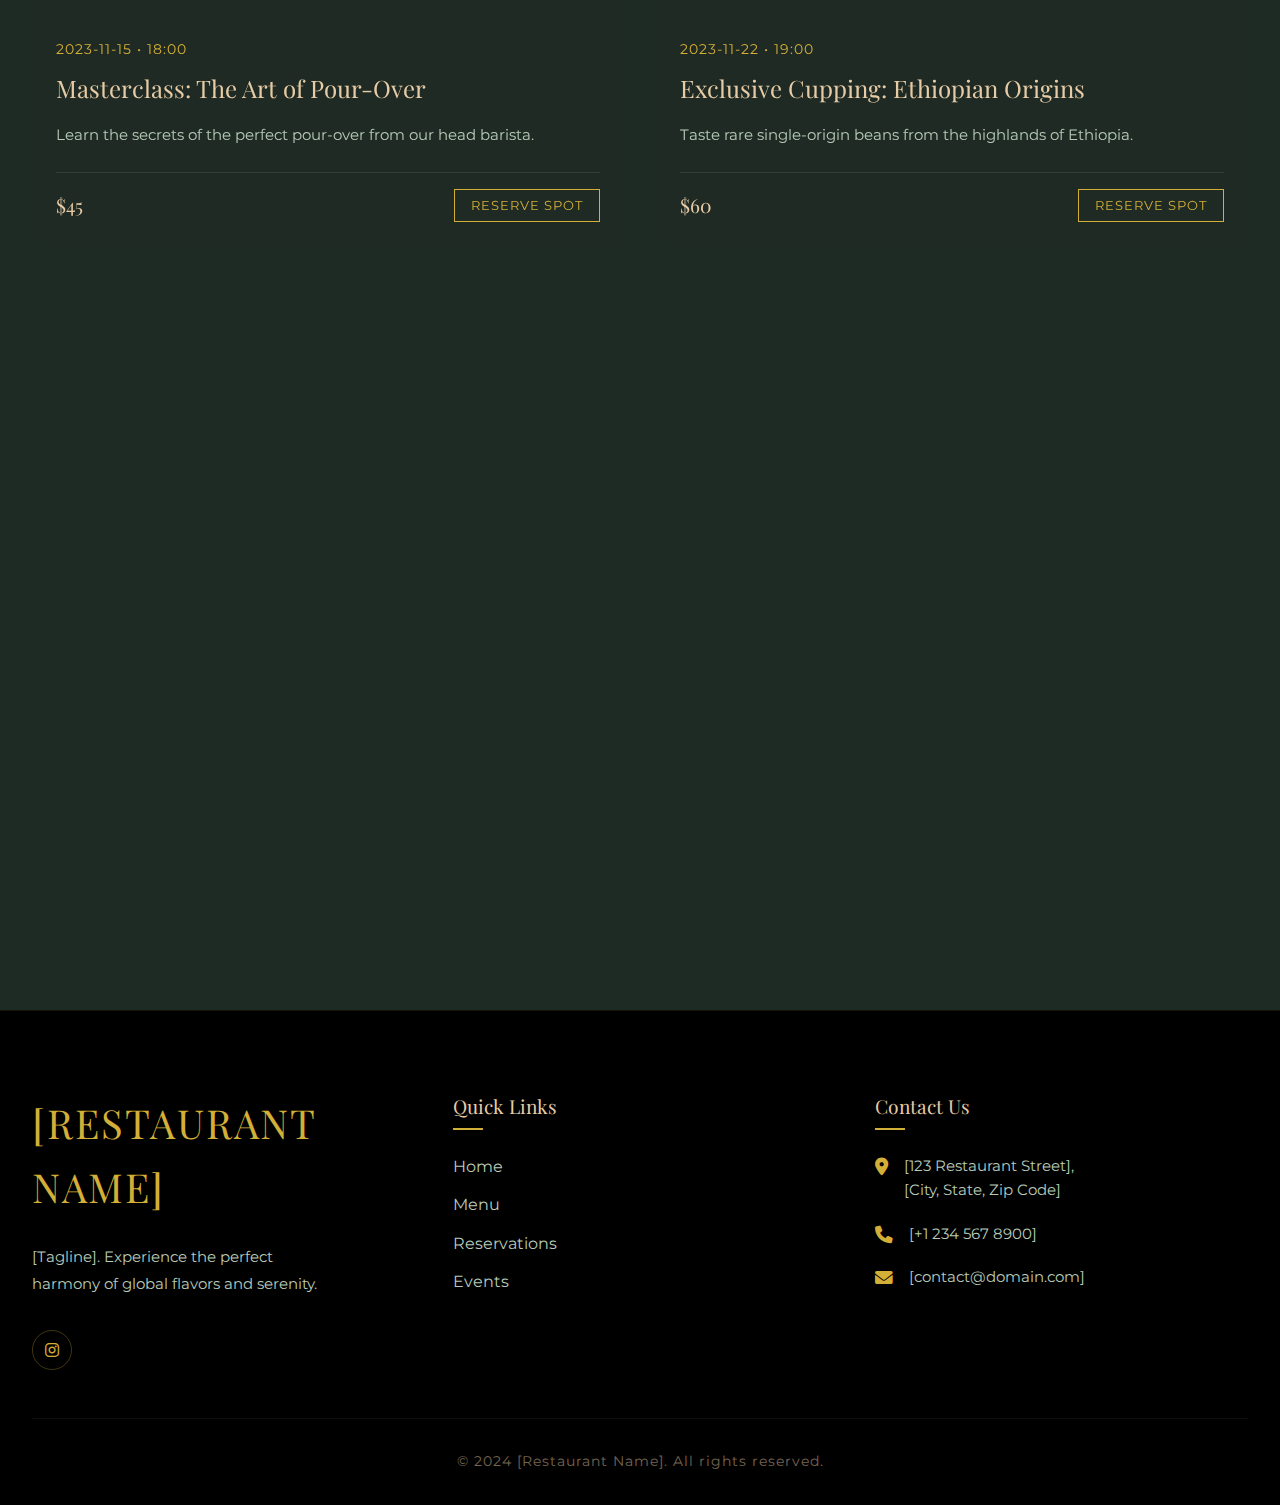
<file: template.html>
<!DOCTYPE html>
<html lang="en">

<head>
    <meta charset="UTF-8">
    <meta name="viewport" content="width=device-width, initial-scale=1.0">
    <title>[Restaurant Name] | [Tagline]</title>

    <!-- SEO Meta Tags -->
    <meta name="description"
        content="Experience [Restaurant Name] ([Tagline]), a premium [Cuisine Type] restaurant offering [Specialty 1], [Specialty 2], and a sanctuary for the senses in [City].">
    <meta name="keywords"
        content="[Restaurant Name], [Tagline], [Cuisine Type] restaurant, fine dining, [City] cafe, [Area] restaurant, premium dining">
    <meta name="author" content="[Restaurant Name]">

    <!-- Open Graph / Social Media -->
    <meta property="og:title" content="[Restaurant Name] | [Tagline]">
    <meta property="og:description"
        content="A sanctuary for the senses. Experience [Cuisine Type] dining in a luxurious setting.">
    <!-- Replace with your own image -->
    <meta property="og:image" content="media/cappuccicno.jpg">
    <meta property="og:url" content="https://[your-website-url].com">
    <meta property="og:type" content="website">

    <link rel="manifest" href="manifest.json">
    <link rel="stylesheet" href="css/style.css">
    <link rel="stylesheet" href="https://cdnjs.cloudflare.com/ajax/libs/font-awesome/6.0.0/css/all.min.css">
</head>

<body>

    <!-- Navigation -->
    <nav class="navbar">
        <div class="container nav-container">
            <a href="#" class="logo">[RESTAURANT NAME]</a>
            <div class="nav-links">
                <a href="#home" class="nav-link">Home</a>
                <a href="#menu" class="nav-link">Menu</a>
                <a href="#reservation" class="nav-link">Reservations</a>
                <a href="#contact" class="nav-link">Contact</a>
            </div>
        </div>
    </nav>

    <!-- Hero Section -->
    <section id="home" class="hero">
        <div class="hero-content container">
            <span class="hero-subtitle animate-fade-up delay-1">[Tagline]</span>
            <h1 class="hero-title animate-fade-up delay-2">
                [Cuisine Type] <span class="text-gold">Restaurant</span>
            </h1>
            <p class="hero-desc animate-fade-up delay-3">
                Experience the perfect harmony of global flavors and serenity.
                A sanctuary for the senses in the heart of [City].
            </p>
            <a href="#reservation" class="btn btn-primary animate-fade-up delay-3">Reserve a Table</a>
        </div>
        <div class="hero-visual"></div>
    </section>

    <!-- Menu Section -->
    <section id="menu" class="section-padding menu-section">
        <div class="container">
            <div class="section-header text-center reveal-on-scroll">
                <span class="section-subtitle">Curated Selection</span>
                <h2 class="section-title">Signature Menu</h2>
                <p style="color: var(--color-text-muted); max-width: 600px; margin: 0 auto;">
                    Sourced from the finest ingredients, crafted with passion, and served with elegance.
                </p>
            </div>

            <div class="menu-grid" id="menu-container">
                <!-- Menu items will be injected here by JS -->
                <div class="menu-item reveal-on-scroll">
                    <div class="menu-item-header">
                        <h3 class="menu-item-name">Loading Menu...</h3>
                    </div>
                    <p class="menu-item-desc">Connecting to our kitchen...</p>
                </div>
            </div>
        </div>
    </section>

    <!-- Reservation Section -->
    <section id="reservation" class="section-padding reservation-section">
        <div class="reservation-overlay"></div>
        <div class="container">
            <div class="reservation-container reveal-on-scroll">
                <div class="section-header text-center">
                    <span class="section-subtitle">Join Us</span>
                    <h2 class="section-title">Book a Table</h2>
                </div>

                <form id="reservation-form">
                    <div class="form-row">
                        <div class="form-group">
                            <input type="text" class="form-control" name="name" placeholder="Your Name" required>
                        </div>
                        <div class="form-group">
                            <input type="email" class="form-control" name="email" placeholder="Email Address" required>
                        </div>
                    </div>
                    <div class="form-row">
                        <div class="form-group">
                            <input type="tel" class="form-control" name="phone" placeholder="Phone Number" required
                                pattern="[0-9+\-\s()]{10,}">
                        </div>
                        <div class="form-group">
                            <input type="number" class="form-control" name="guests" placeholder="Number of Guests"
                                min="1" max="10" required>
                        </div>
                    </div>
                    <div class="form-row">
                        <div class="form-group">
                            <input type="date" class="form-control" name="date" required>
                        </div>
                        <div class="form-group">
                            <input type="time" class="form-control" name="time" required>
                        </div>
                    </div>
                    <div class="text-center">
                        <button type="submit" class="btn btn-primary">Confirm Reservation</button>
                    </div>
                    <div id="form-status" class="text-center" style="margin-top: 20px; color: var(--color-gold);"></div>
                </form>
            </div>
        </div>
    </section>

    <!-- Gallery Section -->
    <section id="gallery" class="section-padding gallery-section">
        <div class="container">
            <div class="section-header text-center reveal-on-scroll">
                <span class="section-subtitle">Visual Journey</span>
                <h2 class="section-title">Culinary Moments</h2>
            </div>
            <div class="gallery-grid">
                <!-- Replace with your own images -->
                <div class="gallery-item reveal-on-scroll" onclick="openLightbox(this)">
                    <img src="media/latte.jpg" alt="Latte Art">
                    <div class="gallery-overlay"><i class="fas fa-search-plus"></i></div>
                </div>
                <div class="gallery-item reveal-on-scroll" onclick="openLightbox(this)">
                    <img src="media/pasta.jpg" alt="Delicious Pasta">
                    <div class="gallery-overlay"><i class="fas fa-search-plus"></i></div>
                </div>
                <div class="gallery-item reveal-on-scroll" onclick="openLightbox(this)">
                    <img src="media/ravioli.jpg" alt="Gourmet Ravioli">
                    <div class="gallery-overlay"><i class="fas fa-search-plus"></i></div>
                </div>
                <div class="gallery-item reveal-on-scroll" onclick="openLightbox(this)">
                    <img src="media/burrito wrap.jpg" alt="Burrito Wrap">
                    <div class="gallery-overlay"><i class="fas fa-search-plus"></i></div>
                </div>
            </div>
        </div>
    </section>

    <!-- Reviews Section -->
    <section id="reviews" class="section-padding reviews-section">
        <div class="container">
            <div class="section-header text-center reveal-on-scroll">
                <span class="section-subtitle">Testimonials</span>
                <h2 class="section-title">Guest Stories</h2>
            </div>
            <div class="reviews-carousel-container reveal-on-scroll">
                <div class="reviews-track" id="reviews-track">
                    <div class="review-card">
                        <p class="review-text">"Loading stories..."</p>
                    </div>
                </div>
            </div>
        </div>
    </section>

    <!-- Curated Experiences (Events) -->
    <section id="events" class="section-padding" style="background-color: var(--color-bg-dark);">
        <div class="container">
            <div class="section-header text-center reveal-on-scroll">
                <span class="section-subtitle">Exclusive Gatherings</span>
                <h2 class="section-title">Curated Experiences</h2>
            </div>
            <div id="events-grid" class="events-grid">
                <div class="loading-spinner"></div>
            </div>
        </div>
    </section>

    <!-- VIP Club -->
    <section id="vip" class="section-padding vip-section reveal-on-scroll">
        <div class="container vip-container">
            <div class="vip-content">
                <h2 class="vip-title">[Restaurant Name] Club</h2>
                <p class="vip-text">Unlock exclusive access to private events, priority reservations, and special
                    tastings.
                    Membership is complimentary, but limited.</p>
                <form id="vip-form" class="vip-form">
                    <input type="text" placeholder="Your Name" required class="vip-input">
                    <input type="email" placeholder="Email Address" required class="vip-input">
                    <button type="submit" class="btn-gold">Request Invitation</button>
                </form>
            </div>
        </div>
    </section>

    <!-- Lightbox Modal -->
    <div id="lightbox" class="lightbox">
        <span class="close-lightbox" onclick="closeLightbox()">&times;</span>
        <img class="lightbox-content" id="lightbox-img">
    </div>

    <!-- Footer -->
    <footer id="contact" class="footer">
        <div class="container">
            <div class="footer-grid">
                <!-- Brand Column -->
                <div class="footer-col">
                    <div class="footer-logo">[RESTAURANT NAME]</div>
                    <p class="footer-desc">[Tagline]. Experience the perfect harmony of global flavors and
                        serenity.</p>
                    <div class="social-links">
                        <a href="#" target="_blank" class="social-link"><i class="fab fa-instagram"></i></a>
                        <!-- Add more social links here -->
                    </div>
                </div>

                <!-- Quick Links -->
                <div class="footer-col">
                    <h4 class="footer-heading">Quick Links</h4>
                    <ul class="footer-links">
                        <li><a href="#home">Home</a></li>
                        <li><a href="#menu">Menu</a></li>
                        <li><a href="#reservation">Reservations</a></li>
                        <li><a href="#events">Events</a></li>
                    </ul>
                </div>

                <!-- Contact Info -->
                <div class="footer-col">
                    <h4 class="footer-heading">Contact Us</h4>
                    <ul class="footer-contact">
                        <li>
                            <i class="fas fa-map-marker-alt"></i>
                            <span>[123 Restaurant Street],<br>[City, State, Zip Code]</span>
                        </li>
                        <li>
                            <i class="fas fa-phone"></i>
                            <span>[+1 234 567 8900]</span>
                        </li>
                        <li>
                            <i class="fas fa-envelope"></i>
                            <span>[contact@domain.com]</span>
                        </li>
                    </ul>
                </div>
            </div>

            <div class="footer-bottom">
                <div class="copyright">
                    &copy; 2024 [Restaurant Name]. All rights reserved.
                </div>
            </div>
        </div>
    </footer>

    <!-- Configuration (must load first) -->
    <!-- Pointing to config.template.js users should rename this to config.js -->
    <script src="js/config.js"></script>
    <script src="js/api.js"></script>
    <script src="js/app.js"></script>

    <script>
        if ('serviceWorker' in navigator) {
            window.addEventListener('load', () => {
                navigator.serviceWorker.register('./service-worker.js')
                    .then(registration => {
                        console.log('ServiceWorker registration successful with scope: ', registration.scope);
                    })
                    .catch(err => {
                        console.log('ServiceWorker registration failed: ', err);
                    });
            });
        }
    </script>
</body>

</html>
</file>
<file: css/style.css>
/* 
    Theme: Mr Cafe (The Sky Lounge)
    Vibe: Premium, Multicuisine, Luxurious, Sky-High
*/

@import url('https://fonts.googleapis.com/css2?family=Montserrat:wght@300;400;500;600&family=Playfair+Display:ital,wght@0,400;0,600;0,700;1,400&display=swap');

:root {
    /* Color Palette */
    --color-bg-dark: #1e2b24;
    /* Deep Forest Green */
    --color-bg-darker: #131c17;
    /* Darker Green for contrast */
    --color-accent-wood: #3e2723;
    /* Mahogany */
    --color-text-cream: #e6cba6;
    /* Creamy Beige */
    --color-text-muted: #b8cbb8;
    /* Muted Green-Grey */
    --color-gold: #D4AF37;
    /* Metallic Gold */
    --color-gold-dim: #aa8c2c;
    --color-white: #ffffff;
    --color-black: #000000;

    /* Typography */
    --font-heading: 'Playfair Display',
        serif;
    --font-body: 'Montserrat',
        sans-serif;

    /* Spacing */
    --spacing-xs: 0.5rem;
    --spacing-sm: 1rem;
    --spacing-md: 2rem;
    --spacing-lg: 4rem;
    --spacing-xl: 8rem;

    /* Effects */
    --shadow-soft: 0 10px 30px -10px rgba(0, 0, 0, 0.5);
    --glass-bg: rgba(30, 43, 36, 0.7);
    --glass-border: 1px solid rgba(230, 203, 166, 0.1);
    --transition-slow: all 0.6s cubic-bezier(0.16, 1, 0.3, 1);
}

* {
    margin: 0;
    padding: 0;
    box-sizing: border-box;
}

html {
    scroll-behavior: smooth;
}

body {
    background-color: var(--color-bg-dark);
    color: var(--color-text-cream);
    font-family: var(--font-body);
    line-height: 1.6;
    overflow-x: hidden;
    position: relative;
    /* For particle container */
}

h1,
h2,
h3,
h4,
h5,
h6 {
    font-family: var(--font-heading);
    font-weight: 400;
    color: var(--color-text-cream);
}

a {
    text-decoration: none;
    color: inherit;
    transition: var(--transition-slow);
}

ul {
    list-style: none;
}

img {
    max-width: 100%;
    display: block;
}

/* Utility Classes */
.container {
    max-width: 1400px;
    margin: 0 auto;
    padding: 0 var(--spacing-md);
    position: relative;
    /* Ensure content is above particles */
    z-index: 2;
}

.text-gold {
    color: var(--color-gold);
}

.text-center {
    text-align: center;
}

.section-padding {
    padding: var(--spacing-xl) 0;
}

/* Buttons */
.btn {
    display: inline-block;
    padding: 1rem 2.5rem;
    border: 1px solid var(--color-gold);
    color: var(--color-gold);
    font-family: var(--font-body);
    text-transform: uppercase;
    letter-spacing: 2px;
    font-size: 0.8rem;
    cursor: pointer;
    position: relative;
    overflow: hidden;
    transition: var(--transition-slow);
    background: transparent;
    z-index: 1;
}

.btn::before {
    content: '';
    position: absolute;
    top: 0;
    left: 0;
    width: 0%;
    height: 100%;
    background: var(--color-gold);
    transition: var(--transition-slow);
    z-index: -1;
}

.btn:hover {
    color: var(--color-bg-dark);
    box-shadow: 0 0 20px rgba(212, 175, 55, 0.4);
    /* Gold Glow */
    transform: translateY(-2px);
}

.btn:hover::before {
    width: 100%;
}

.btn-primary {
    background: var(--color-gold);
    color: var(--color-bg-dark);
}

.btn-primary:hover {
    background: var(--color-gold-dim);
    color: var(--color-bg-dark);
    box-shadow: 0 0 30px rgba(212, 175, 55, 0.6);
}

/* Navigation */
.navbar {
    position: fixed;
    top: 0;
    left: 0;
    width: 100%;
    padding: var(--spacing-md) 0;
    z-index: 1000;
    transition: var(--transition-slow);
    backdrop-filter: blur(10px);
    background: rgba(30, 43, 36, 0.5);
    border-bottom: var(--glass-border);
}

.nav-container {
    display: flex;
    justify-content: space-between;
    align-items: center;
}

.logo {
    font-family: var(--font-heading);
    font-size: 1.5rem;
    font-weight: 700;
    letter-spacing: 1px;
    color: var(--color-gold);
}

.nav-links {
    display: flex;
    gap: var(--spacing-lg);
}

.nav-link {
    font-size: 0.9rem;
    text-transform: uppercase;
    letter-spacing: 1px;
    color: var(--color-text-cream);
    opacity: 0.8;
}

.nav-link:hover {
    opacity: 1;
    color: var(--color-gold);
}

/* Hero Section */
.hero {
    height: 100vh;
    display: flex;
    align-items: center;
    position: relative;
    overflow: hidden;
}

.hero-content {
    width: 50%;
    padding-right: var(--spacing-lg);
    z-index: 2;
}

.hero-visual {
    position: absolute;
    top: 0;
    right: 0;
    width: 50%;
    height: 100%;
    background-image: url('https://images.unsplash.com/photo-1497935586351-b67a49e012bf?q=80&w=2071&auto=format&fit=crop');
    /* Placeholder: Coffee Pour */
    background-size: cover;
    background-position: center;
    z-index: 1;
}

.hero-visual::after {
    content: '';
    position: absolute;
    top: 0;
    left: 0;
    width: 100%;
    height: 100%;
    background: linear-gradient(to right, var(--color-bg-dark) 0%, transparent 100%);
}

.hero-subtitle {
    font-family: var(--font-body);
    color: var(--color-gold);
    text-transform: uppercase;
    letter-spacing: 4px;
    margin-bottom: var(--spacing-sm);
    display: block;
}

.hero-title {
    font-size: 5rem;
    line-height: 1.1;
    margin-bottom: var(--spacing-md);
}

.hero-title span {
    display: block;
    font-style: italic;
    color: var(--color-text-muted);
}

.hero-desc {
    font-size: 1.1rem;
    color: var(--color-text-muted);
    max-width: 500px;
    margin-bottom: var(--spacing-lg);
}

/* Menu Section */
.menu-section {
    background-color: var(--color-bg-darker);
    position: relative;
    z-index: 2;
}

.section-header {
    margin-bottom: var(--spacing-lg);
}

.section-title {
    font-size: 3rem;
    color: var(--color-gold);
    margin-bottom: var(--spacing-xs);
}

.section-subtitle {
    color: var(--color-text-muted);
    font-family: var(--font-body);
    text-transform: uppercase;
    letter-spacing: 2px;
}

.menu-grid {
    display: grid;
    grid-template-columns: repeat(auto-fit, minmax(300px, 1fr));
    gap: var(--spacing-md);
}

.menu-item {
    background: var(--glass-bg);
    border: var(--glass-border);
    padding: var(--spacing-md);
    transition: var(--transition-slow);
    position: relative;
    overflow: hidden;
}

.menu-item:hover {
    transform: translateY(-10px);
    border-color: var(--color-gold);
    box-shadow: var(--shadow-soft);
}

.menu-item-header {
    display: flex;
    justify-content: space-between;
    align-items: baseline;
    margin-bottom: var(--spacing-sm);
    border-bottom: 1px dashed var(--color-text-muted);
    padding-bottom: var(--spacing-xs);
}

.menu-item-name {
    font-family: var(--font-heading);
    font-size: 1.4rem;
    color: var(--color-text-cream);
}

.menu-item-price {
    font-family: var(--font-body);
    color: var(--color-gold);
    font-weight: 600;
}

.menu-item-desc {
    color: var(--color-text-muted);
    font-size: 0.9rem;
    font-style: italic;
}

/* Reservation Section */
.reservation-section {
    position: relative;
    background-image: url('https://images.unsplash.com/photo-1559339352-11d035aa65de?q=80&w=1974&auto=format&fit=crop');
    /* Placeholder: Dark Cafe Interior */
    background-size: cover;
    background-position: center;
    background-attachment: fixed;
    /* Parallax */
    z-index: 2;
}

.reservation-overlay {
    position: absolute;
    top: 0;
    left: 0;
    width: 100%;
    height: 100%;
    background: rgba(19, 28, 23, 0.85);
}

.reservation-container {
    position: relative;
    z-index: 2;
    max-width: 800px;
    margin: 0 auto;
    background: var(--glass-bg);
    padding: var(--spacing-lg);
    border: var(--glass-border);
    backdrop-filter: blur(5px);
}

.form-group {
    margin-bottom: var(--spacing-md);
}

.form-row {
    display: grid;
    grid-template-columns: 1fr 1fr;
    gap: var(--spacing-md);
}

.form-control {
    width: 100%;
    padding: 1rem;
    background: rgba(255, 255, 255, 0.05);
    border: 1px solid rgba(230, 203, 166, 0.2);
    color: var(--color-text-cream);
    font-family: var(--font-body);
    font-size: 1rem;
    transition: var(--transition-slow);
}

.form-control:focus {
    outline: none;
    border-color: var(--color-gold);
    background: rgba(255, 255, 255, 0.1);
}

/* Scroll Reveal Classes */
.reveal-on-scroll {
    opacity: 0;
    transform: translateY(50px);
    transition: all 1s cubic-bezier(0.16, 1, 0.3, 1);
}

.reveal-on-scroll.active {
    opacity: 1;
    transform: translateY(0);
}

/* Initial Load Animations */
@keyframes fadeInUp {
    from {
        opacity: 0;
        transform: translateY(30px);
    }

    to {
        opacity: 1;
        transform: translateY(0);
    }
}

.animate-fade-up {
    animation: fadeInUp 1s cubic-bezier(0.16, 1, 0.3, 1) forwards;
    opacity: 0;
    /* Start hidden */
}

.delay-1 {
    animation-delay: 0.2s;
}

.delay-2 {
    animation-delay: 0.4s;
}

.delay-3 {
    animation-delay: 0.6s;
}

/* Particle Container */
#particle-container {
    position: fixed;
    top: 0;
    left: 0;
    width: 100%;
    height: 100%;
    pointer-events: none;
    z-index: 1;
    /* Behind content but above background */
    overflow: hidden;
}

.coffee-bean {
    position: absolute;
    opacity: 0.15;
    background-image: url("data:image/svg+xml,%3Csvg xmlns='http://www.w3.org/2000/svg' viewBox='0 0 100 100' fill='%23D4AF37'%3E%3Cpath d='M50 0C22.4 0 0 22.4 0 50s22.4 50 50 50 50-22.4 50-50S77.6 0 50 0zm0 90C27.9 90 10 72.1 10 50S27.9 10 50 10s40 17.9 40 40-17.9 40-40 40z'/%3E%3Cpath d='M50 15c-1.5 0-3 1.1-3.5 2.6-2.9 8.6-4.4 17.6-4.4 26.9 0 12.6 2.8 24.6 7.9 35.5.6 1.3 2.1 1.9 3.5 1.4 1.3-.6 1.9-2.1 1.4-3.5-4.8-10.2-7.4-21.5-7.4-33.4 0-8.8 1.4-17.3 4.1-25.4.5-1.5-.3-3.1-1.6-4.1z'/%3E%3C/svg%3E");
    background-size: contain;
    background-repeat: no-repeat;
    will-change: transform, top;
}

/* =========================================
   MEGA UPGRADE STYLES
   ========================================= */

/* Gallery Grid */
.gallery-grid {
    display: grid;
    grid-template-columns: repeat(auto-fit, minmax(250px, 1fr));
    gap: 1.5rem;
}

.gallery-item {
    position: relative;
    overflow: hidden;
    border-radius: 4px;
    cursor: pointer;
    height: 300px;
}

.gallery-item img {
    width: 100%;
    height: 100%;
    object-fit: cover;
    transition: transform 0.5s ease;
}

.gallery-overlay {
    position: absolute;
    top: 0;
    left: 0;
    width: 100%;
    height: 100%;
    background: rgba(0, 0, 0, 0.5);
    display: flex;
    justify-content: center;
    align-items: center;
    opacity: 0;
    transition: opacity 0.3s ease;
}

.gallery-overlay i {
    color: var(--color-gold);
    font-size: 2rem;
}

.gallery-item:hover img {
    transform: scale(1.1);
}

.gallery-item:hover .gallery-overlay {
    opacity: 1;
}

/* Reviews Carousel */
.reviews-carousel-container {
    overflow: hidden;
    width: 100%;
    position: relative;
}

.reviews-track {
    display: flex;
    gap: 2rem;
    padding: 2rem 0;
    animation: scroll 40s linear infinite;
    width: max-content;
}

.reviews-track:hover {
    animation-play-state: paused;
}

@keyframes scroll {
    0% {
        transform: translateX(0);
    }

    100% {
        transform: translateX(-50%);
    }
}

.review-card {
    background: var(--glass-bg);
    border: var(--glass-border);
    padding: 2rem;
    min-width: 300px;
    max-width: 300px;
    border-radius: 8px;
    position: relative;
}

.review-card::before {
    content: '"';
    position: absolute;
    top: -10px;
    left: 20px;
    font-size: 4rem;
    color: var(--color-gold);
    opacity: 0.3;
    font-family: var(--font-heading);
}

.review-text {
    font-style: italic;
    margin-bottom: 1rem;
    color: var(--color-text-cream);
}

.review-author {
    font-weight: bold;
    color: var(--color-gold);
}

.review-stars {
    color: var(--color-gold);
    font-size: 0.8rem;
}

/* Lightbox */
.lightbox {
    display: none;
    position: fixed;
    z-index: 2000;
    padding-top: 50px;
    left: 0;
    top: 0;
    width: 100%;
    height: 100%;
    background-color: rgba(0, 0, 0, 0.9);
    backdrop-filter: blur(5px);
}

.lightbox-content {
    margin: auto;
    display: block;
    max-width: 90%;
    max-height: 80vh;
    border: 2px solid var(--color-gold);
    box-shadow: 0 0 50px rgba(212, 175, 55, 0.2);
    animation: zoomIn 0.3s;
}

@keyframes zoomIn {
    from {
        transform: scale(0)
    }

    to {
        transform: scale(1)
    }
}

.close-lightbox {
    position: absolute;
    top: 15px;
    right: 35px;
    color: #f1f1f1;
    font-size: 40px;
    font-weight: bold;
    cursor: pointer;
    transition: 0.3s;
}

.close-lightbox:hover {
    color: var(--color-gold);
}

/* Admin Modal */
.admin-modal {
    display: none;
    position: fixed;
    z-index: 3000;
    left: 0;
    top: 0;
    width: 100%;
    height: 100%;
    background-color: rgba(0, 0, 0, 0.8);
    backdrop-filter: blur(10px);
}

.admin-content {
    background-color: var(--color-bg-dark);
    margin: 10% auto;
    padding: 2rem;
    border: 1px solid var(--color-gold);
    width: 80%;
    max-width: 800px;
    position: relative;
    box-shadow: 0 0 50px rgba(0, 0, 0, 0.8);
}

.close-admin {
    color: #aaa;
    float: right;
    font-size: 28px;
    font-weight: bold;
    cursor: pointer;
}

.close-admin:hover {
    color: var(--color-gold);
}

.table-container {
    overflow-x: auto;
    margin-top: 1rem;
}

table {
    width: 100%;
    border-collapse: collapse;
    color: var(--color-text-cream);
}

th,
td {
    padding: 12px;
    text-align: left;
    border-bottom: 1px solid rgba(255, 255, 255, 0.1);
}

th {
    color: var(--color-gold);
    text-transform: uppercase;
    font-size: 0.8rem;
}

tr:hover {
    background-color: rgba(255, 255, 255, 0.05);
}

/* =========================================
   Events Section
   ========================================= */
.events-grid {
    display: grid;
    grid-template-columns: repeat(auto-fit, minmax(300px, 1fr));
    gap: 2rem;
    margin-top: 3rem;
}

.event-card {
    background: var(--glass-bg);
    border: 1px solid var(--glass-border);
    border-radius: 15px;
    overflow: hidden;
    transition: transform 0.3s ease, box-shadow 0.3s ease;
}

.event-card:hover {
    transform: translateY(-5px);
    box-shadow: var(--shadow-soft);
    border-color: var(--color-gold);
}

.event-image {
    height: 200px;
    background-size: cover;
    background-position: center;
}

.event-content {
    padding: 1.5rem;
}

.event-date {
    color: var(--color-gold);
    font-size: 0.9rem;
    text-transform: uppercase;
    letter-spacing: 1px;
    margin-bottom: 0.5rem;
}

.event-title {
    font-family: var(--font-heading);
    font-size: 1.5rem;
    color: var(--color-text-light);
    margin-bottom: 1rem;
}

.event-desc {
    color: var(--color-text-muted);
    font-size: 0.95rem;
    margin-bottom: 1.5rem;
    line-height: 1.6;
}

.event-footer {
    display: flex;
    justify-content: space-between;
    align-items: center;
    border-top: 1px solid rgba(255, 255, 255, 0.1);
    padding-top: 1rem;
}

.event-price {
    font-family: var(--font-heading);
    font-size: 1.2rem;
    color: var(--color-text-light);
}

.btn-gold-outline {
    background: transparent;
    border: 1px solid var(--color-gold);
    color: var(--color-gold);
    padding: 0.5rem 1rem;
    font-family: var(--font-body);
    text-transform: uppercase;
    letter-spacing: 1px;
    font-size: 0.8rem;
    cursor: pointer;
    transition: all 0.3s ease;
}

.btn-gold-outline:hover {
    background: var(--color-gold);
    color: var(--color-bg-dark);
}

/* =========================================
   VIP Section (The Reserve Society)
   ========================================= */
.vip-section {
    background: linear-gradient(rgba(10, 25, 15, 0.9), rgba(10, 25, 15, 0.9)), url('https://images.unsplash.com/photo-1447933601403-0c6688de566e?q=80&w=1956&auto=format&fit=crop');
    background-size: cover;
    background-position: center;
    background-attachment: fixed;
    text-align: center;
    border-top: 1px solid var(--color-gold);
    border-bottom: 1px solid var(--color-gold);
}

.vip-container {
    max-width: 800px;
}

.vip-content {
    background: rgba(10, 25, 15, 0.8);
    padding: 3rem;
    border: 1px solid var(--color-gold);
    backdrop-filter: blur(5px);
}

.vip-title {
    font-family: var(--font-heading);
    font-size: 2.5rem;
    color: var(--color-gold);
    margin-bottom: 1rem;
}

.vip-text {
    color: var(--color-text-light);
    margin-bottom: 2rem;
    font-size: 1.1rem;
}

.vip-form {
    display: flex;
    gap: 1rem;
    justify-content: center;
    flex-wrap: wrap;
}

.vip-input {
    background: rgba(255, 255, 255, 0.05);
    border: 1px solid var(--glass-border);
    padding: 1rem;
    color: var(--color-text-light);
    font-family: var(--font-body);
    min-width: 250px;
    flex: 1;
}

.vip-input:focus {
    outline: none;
    border-color: var(--color-gold);
    background: rgba(255, 255, 255, 0.1);
}

.btn-gold {
    background: var(--color-gold);
    color: var(--color-bg-dark);
    border: none;
    padding: 1rem 2rem;
    font-family: var(--font-body);
    text-transform: uppercase;
    letter-spacing: 2px;
    font-weight: 600;
    cursor: pointer;
    transition: all 0.3s ease;
}

.btn-gold:hover {
    background: #fff;
    color: var(--color-bg-dark);
    transform: translateY(-2px);
    box-shadow: 0 5px 15px rgba(212, 175, 55, 0.3);
}

/* Responsive Adjustments */
@media (max-width: 768px) {
    .hero {
        flex-direction: column;
        justify-content: center;
    }

    .hero-content {
        width: 100%;
        padding: 0 var(--spacing-md);
        text-align: center;
    }

    .hero-visual {
        position: absolute;
        width: 100%;
        height: 100%;
        opacity: 0.3;
        z-index: -1;
    }

    .hero-title {
        font-size: 3rem;
    }

    .form-row {
        grid-template-columns: 1fr;
    }

    .nav-links {
        display: none;
        /* Simple hide for mobile for now */
    }

    .vip-form {
        flex-direction: column;
    }

    .vip-input {
        width: 100%;
    }

    .btn-gold {
        width: 100%;
    }
}

/* Modern Footer Styles */
.footer {
    background-color: var(--color-black);
    padding: 5rem 0 2rem;
    border-top: 1px solid rgba(212, 175, 55, 0.1);
    position: relative;
    z-index: 2;
}

.footer-grid {
    display: grid;
    grid-template-columns: repeat(auto-fit, minmax(250px, 1fr));
    gap: 3rem;
    margin-bottom: 3rem;
}

.footer-col {
    display: flex;
    flex-direction: column;
    gap: 1.5rem;
}

.footer-logo {
    font-family: var(--font-heading);
    color: var(--color-gold);
    font-size: 2.5rem;
    letter-spacing: 2px;
}

.footer-desc {
    color: var(--color-text-muted);
    font-size: 0.95rem;
    line-height: 1.8;
    max-width: 300px;
}

.footer-heading {
    color: var(--color-text-cream);
    font-size: 1.2rem;
    margin-bottom: 0.5rem;
    position: relative;
    display: inline-block;
}

.footer-heading::after {
    content: '';
    position: absolute;
    left: 0;
    bottom: -8px;
    width: 30px;
    height: 2px;
    background-color: var(--color-gold);
}

.footer-links {
    display: flex;
    flex-direction: column;
    gap: 0.8rem;
}

.footer-links a {
    color: var(--color-text-muted);
    transition: var(--transition-slow);
    display: inline-block;
}

.footer-links a:hover {
    color: var(--color-gold);
    transform: translateX(5px);
}

.footer-contact {
    display: flex;
    flex-direction: column;
    gap: 1.2rem;
}

.footer-contact li {
    display: flex;
    align-items: flex-start;
    gap: 1rem;
    color: var(--color-text-muted);
    font-size: 0.95rem;
}

.footer-contact i {
    color: var(--color-gold);
    font-size: 1.1rem;
    margin-top: 4px;
}

.social-links {
    display: flex;
    gap: 1rem;
    margin-top: 0.5rem;
}

.social-link {
    width: 40px;
    height: 40px;
    border: 1px solid rgba(212, 175, 55, 0.3);
    border-radius: 50%;
    display: flex;
    align-items: center;
    justify-content: center;
    color: var(--color-gold);
    transition: var(--transition-slow);
}

.social-link:hover {
    background-color: var(--color-gold);
    color: var(--color-bg-dark);
    transform: translateY(-3px);
}

.footer-bottom {
    border-top: 1px solid rgba(255, 255, 255, 0.05);
    padding-top: 2rem;
    text-align: center;
}

.copyright {
    color: rgba(230, 203, 166, 0.5);
    font-size: 0.85rem;
    letter-spacing: 1px;
}
</file>
